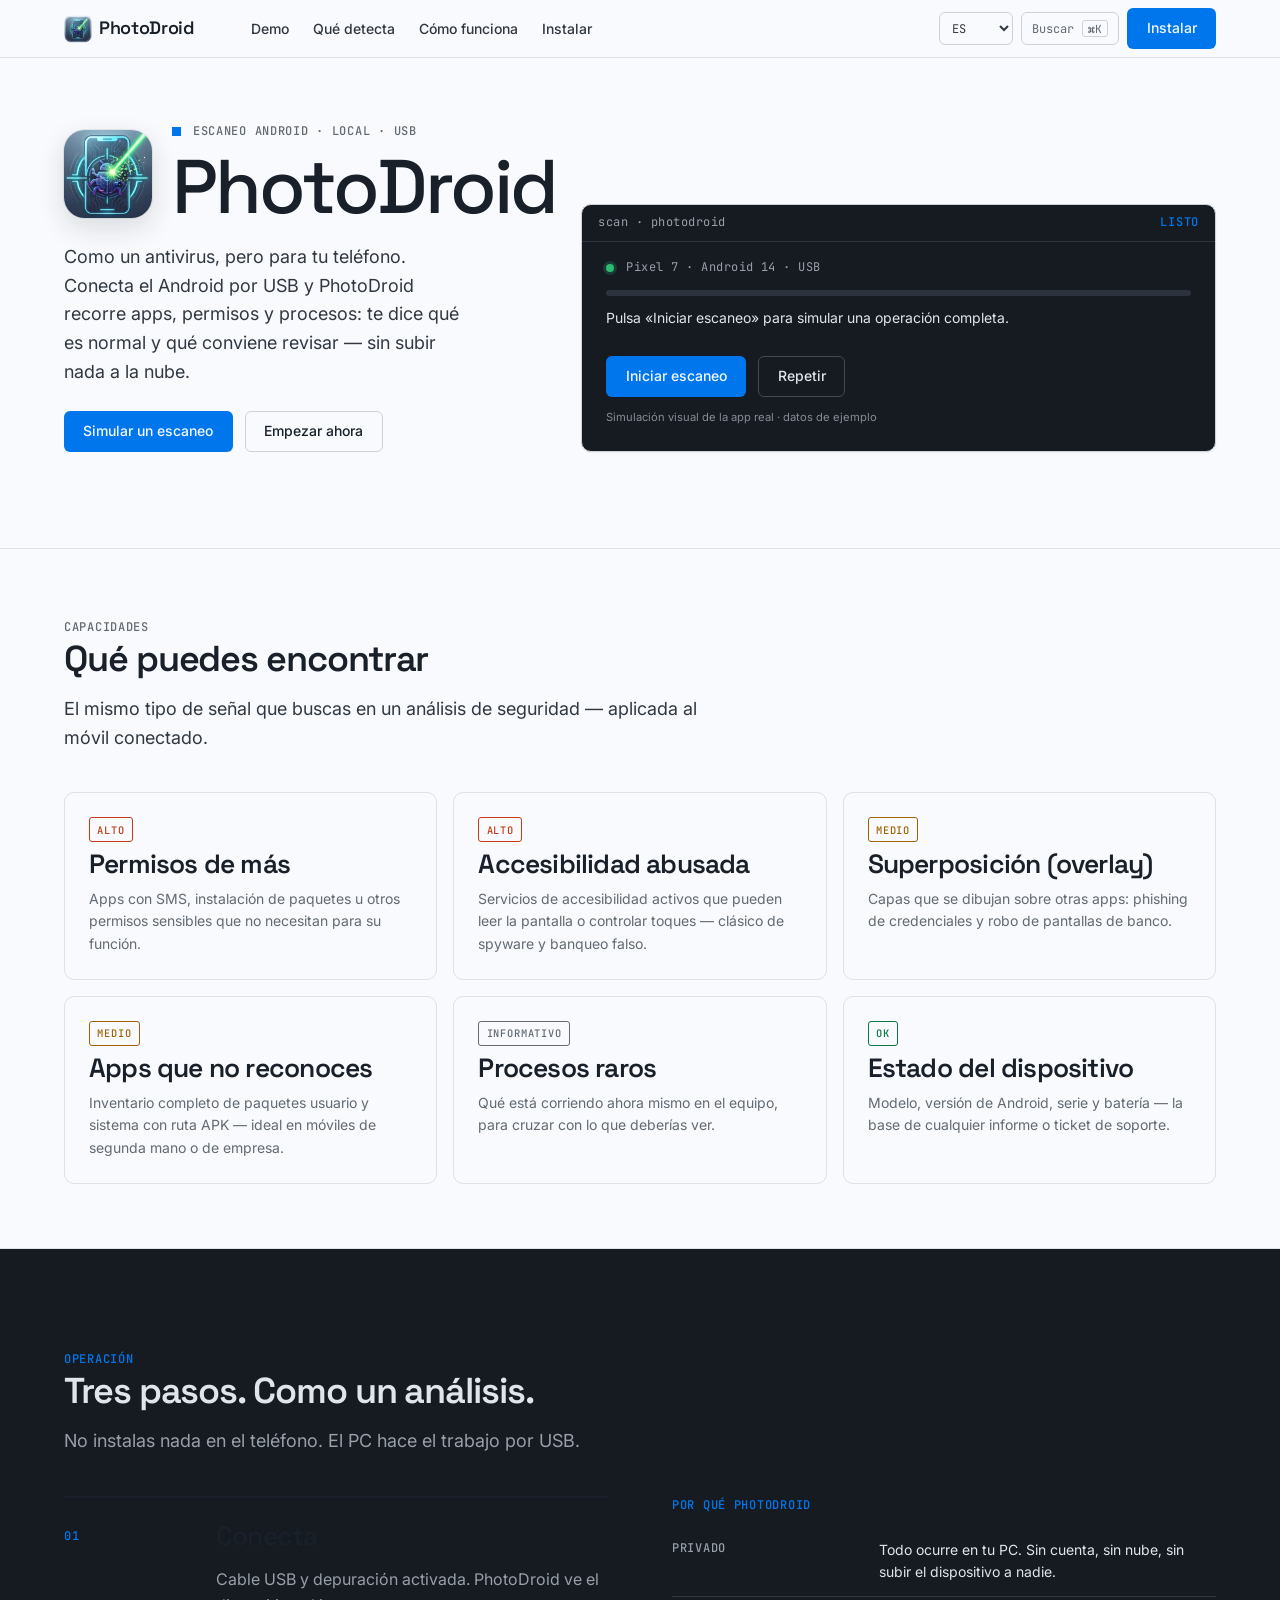
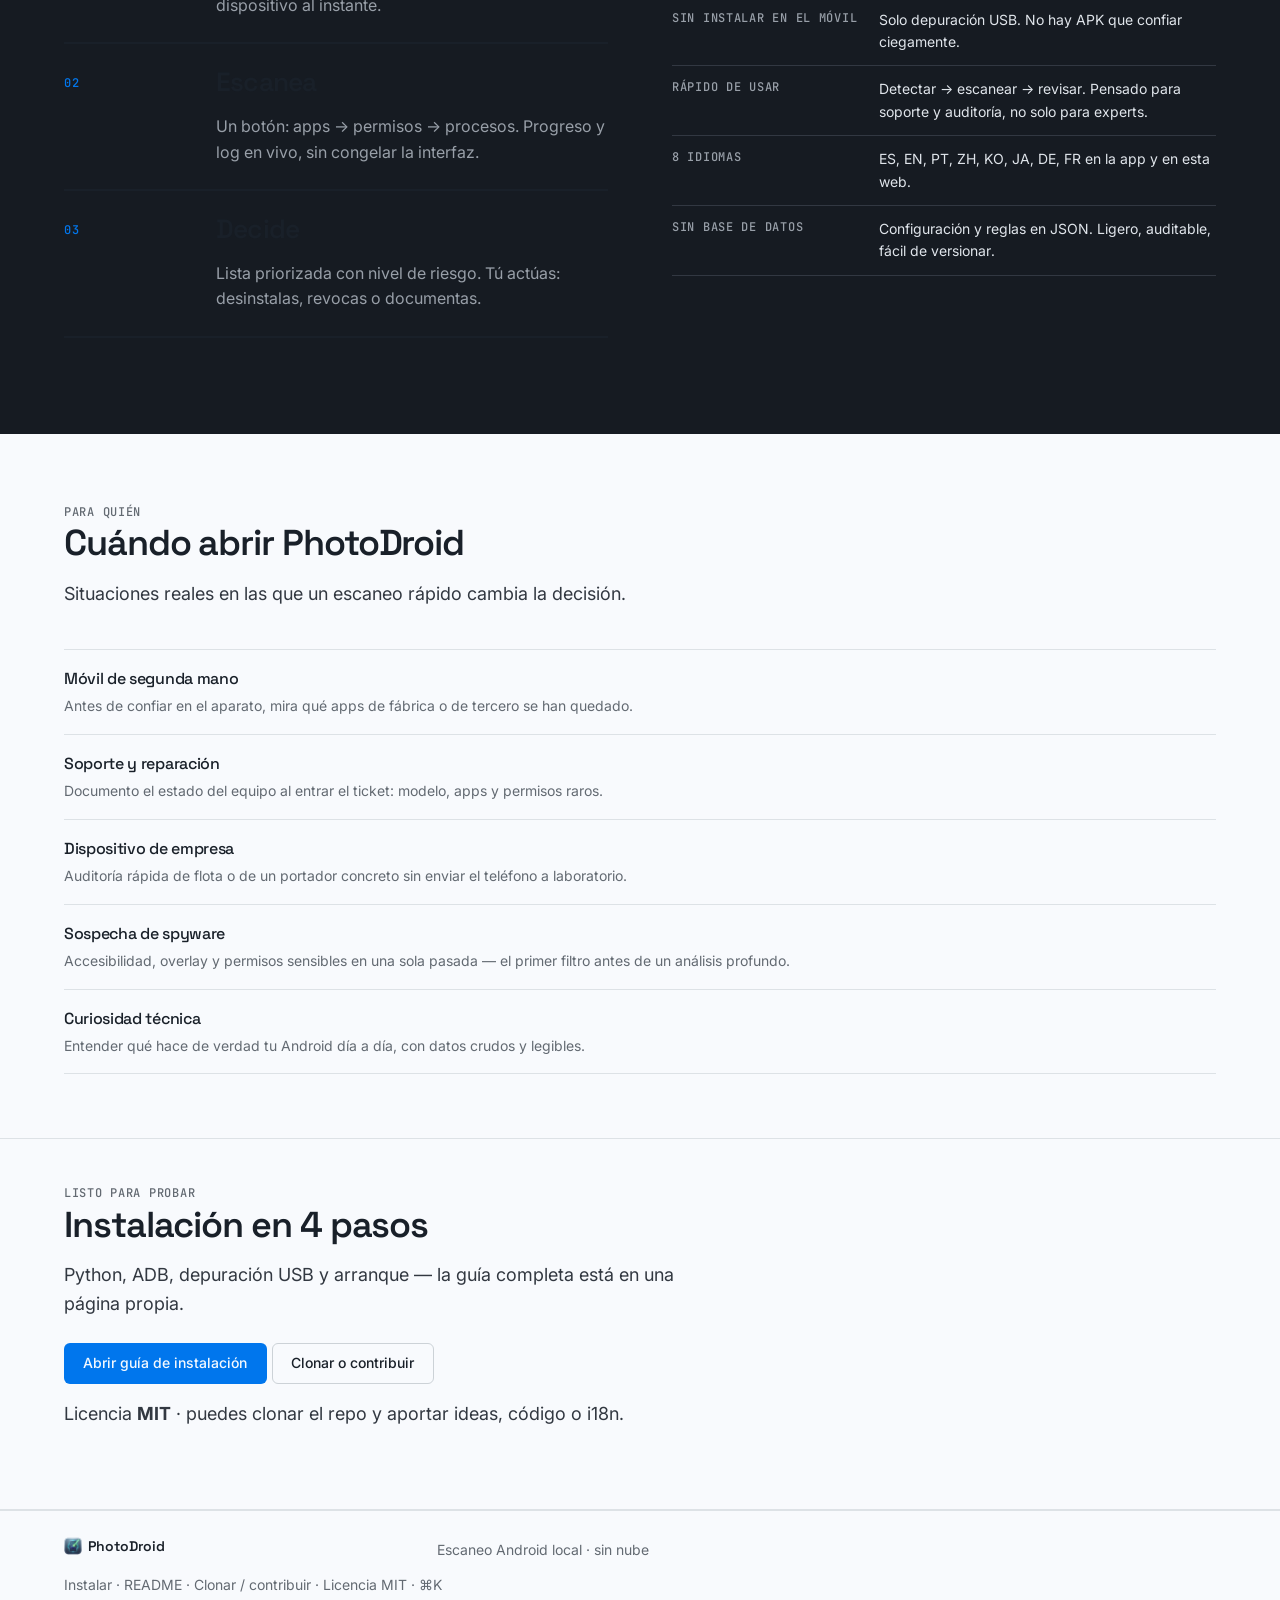
<file: _www/index.html>
<!DOCTYPE html>
<html lang="es">
<head>
  <meta charset="UTF-8" />
  <meta name="viewport" content="width=device-width, initial-scale=1.0" />
  <title>PhotoDroid — escanea Android como un antivirus escanea tu PC</title>
  <meta name="description" content="PhotoDroid conecta tu PC a un Android por USB y simula un escaneo completo: apps, permisos peligrosos, accesibilidad y procesos. Detecta riesgos en minutos, sin nube." />
  <link rel="icon" type="image/png" href="../assets/PhotoDroid_300.png" />
  <meta property="og:type" content="website" />
  <meta property="og:title" content="PhotoDroid — escanea Android como un antivirus" />
  <meta property="og:description" content="Escaneo de apps, permisos y procesos en Android. Local, por USB, en minutos." />
  <meta property="og:image" content="../assets/PhotoDroid_full_800.png" />
  <meta name="twitter:card" content="summary_large_image" />
  <meta name="twitter:image" content="../assets/PhotoDroid_full_800.png" />
  <link rel="preconnect" href="https://fonts.googleapis.com" />
  <link rel="preconnect" href="https://fonts.gstatic.com" crossorigin />
  <link href="https://fonts.googleapis.com/css2?family=Space+Grotesk:wght@400;500;600;700&family=Inter:wght@400;500;600&family=JetBrains+Mono:wght@400;500;600&display=swap" rel="stylesheet" />
  <link rel="stylesheet" href="css/styles.css" />
</head>
<body>
  <a class="btn btn--ghost" href="#demo" data-i18n="a11y.skipDemo" style="position:absolute;left:-9999px;top:auto" onfocus="this.style.left='1rem';this.style.top='1rem';this.style.zIndex='500';this.style.background='var(--color-paper)'" onblur="this.style.left='-9999px'">Saltar a la demo</a>

  <header class="nav">
    <div class="container nav__inner">
      <a class="nav__brand" href="#">
        <img class="nav__logo" src="../assets/PhotoDroid_300.png" width="28" height="28" alt="" />
        PhotoDroid
      </a>
      <ul class="nav__links">
        <li><a href="#demo" data-i18n="nav.demo">Demo</a></li>
        <li><a href="#detecta" data-i18n="nav.detects">Qué detecta</a></li>
        <li><a href="#como" data-i18n="nav.how">Cómo funciona</a></li>
        <li><a href="install.html" data-i18n="nav.install">Instalar</a></li>
      </ul>
      <div class="nav__actions">
        <label class="nav__lang" for="site-lang">
          <span class="visually-hidden" data-i18n="nav.lang">Idioma</span>
          <select id="site-lang" data-site-lang aria-label="Idioma">
            <option value="es">ES</option>
            <option value="en">EN</option>
            <option value="pt">PT</option>
            <option value="zh-CN">中文</option>
            <option value="ko">한국어</option>
            <option value="ja">日本語</option>
            <option value="de">DE</option>
            <option value="fr">FR</option>
          </select>
        </label>
        <button type="button" class="nav__cmdk" data-palette-open data-i18n-aria="a11y.search" aria-label="Abrir paleta de comandos">
          <span data-i18n="nav.search">Buscar</span> <kbd>⌘K</kbd>
        </button>
        <a class="btn btn--primary" href="install.html" data-i18n="nav.installCta">Instalar</a>
        <button type="button" class="nav__menu" data-menu-toggle aria-expanded="false" aria-controls="nav-sheet" data-i18n-aria="a11y.menu" aria-label="Abrir menú">
          <svg width="18" height="18" viewBox="0 0 18 18" fill="none" aria-hidden="true">
            <path d="M3 5h12M3 9h12M3 13h12" stroke="currentColor" stroke-width="1.5" stroke-linecap="square"/>
          </svg>
        </button>
      </div>
    </div>
    <div class="container nav__sheet" id="nav-sheet" data-nav-sheet>
      <ul>
        <li><a href="#demo" data-i18n="nav.demo">Demo</a></li>
        <li><a href="#detecta" data-i18n="nav.detects">Qué detecta</a></li>
        <li><a href="#como" data-i18n="nav.how">Cómo funciona</a></li>
        <li><a href="install.html" data-i18n="nav.install">Instalar</a></li>
        <li><a href="#casos" data-i18n="nav.use">Uso</a></li>
        <li><a href="#" data-palette-open data-i18n="nav.searchSheet">Buscar (⌘K)</a></li>
      </ul>
      <label class="nav__lang nav__lang--sheet" for="site-lang-sheet">
        <span class="label" data-i18n="nav.lang">Idioma</span>
        <select id="site-lang-sheet" data-site-lang aria-label="Idioma">
          <option value="es">ES · Español</option>
          <option value="en">EN · English</option>
          <option value="pt">PT · Português</option>
          <option value="zh-CN">中文 · 简体</option>
          <option value="ko">한국어</option>
          <option value="ja">日本語</option>
          <option value="de">DE · Deutsch</option>
          <option value="fr">FR · Français</option>
        </select>
      </label>
    </div>
  </header>

  <main>
    <!-- SALES HERO -->
    <section class="hero">
      <div class="container hero__grid">
        <div class="reveal">
          <div class="hero__lockup">
            <img class="hero__mark" src="../assets/PhotoDroid_full_300.png" width="96" height="96" alt="" />
            <div class="hero__lockup-text">
              <div class="hero__eyebrow">
                <span class="hero__tick" aria-hidden="true"></span>
                <span class="label" data-i18n="hero.eyebrow">Escaneo Android · Local · USB</span>
              </div>
              <h1>PhotoDroid</h1>
            </div>
          </div>
          <p class="hero__lede" data-i18n="hero.lede">
            Como un antivirus, pero para tu teléfono. Conecta el Android por USB y PhotoDroid
            recorre apps, permisos y procesos: te dice qué es normal y qué conviene revisar —
            sin subir nada a la nube.
          </p>
          <div class="hero__actions">
            <a class="btn btn--primary" href="#demo" data-i18n="hero.ctaDemo">Simular un escaneo</a>
            <a class="btn btn--ghost" href="install.html" data-i18n="hero.ctaInstall">Empezar ahora</a>
          </div>
        </div>

        <div class="code-card reveal" id="demo" data-scan-demo aria-label="Demo de escaneo">
          <div class="code-card__bar">
            <span data-i18n="demo.barTitle">scan · photodroid</span>
            <span class="code-card__status" data-demo-status data-i18n="demo.statusIdle">listo</span>
          </div>
          <div class="scan">
            <div class="scan__device">
              <span class="scan__dot" aria-hidden="true"></span>
              <span data-demo-device data-i18n="demo.device">Pixel 7 · Android 14 · USB</span>
            </div>
            <div class="scan__progress" aria-hidden="true">
              <div class="scan__bar" data-demo-bar></div>
            </div>
            <p class="scan__stage" data-demo-stage data-i18n="demo.stageIdle">Pulsa «Iniciar escaneo» para simular una operación completa.</p>
            <ul class="scan__log" data-demo-log></ul>
            <div class="scan__findings" data-demo-findings hidden>
              <div class="scan__score">
                <span class="scan__score-num" data-demo-score>—</span>
                <span class="scan__score-label" data-i18n="demo.scoreLabel">riesgo detectado</span>
              </div>
              <ul class="scan__alerts" data-demo-alerts></ul>
            </div>
            <div class="scan__actions">
              <button type="button" class="btn btn--primary" data-demo-start data-i18n="demo.start">Iniciar escaneo</button>
              <button type="button" class="btn btn--ghost" data-demo-reset hidden data-i18n="demo.reset">Repetir</button>
            </div>
            <p class="scan__note" data-i18n="demo.note">Simulación visual de la app real · datos de ejemplo</p>
          </div>
        </div>
      </div>
    </section>

    <!-- WHAT IT DETECTS -->
    <section class="section" id="detecta">
      <div class="container">
        <div class="section__head reveal">
          <span class="label" data-i18n="detect.label">Capacidades</span>
          <h2 data-i18n="detect.title">Qué puedes encontrar</h2>
          <p data-i18n="detect.lede">
            El mismo tipo de señal que buscas en un análisis de seguridad — aplicada al móvil conectado.
          </p>
        </div>

        <div class="threats">
          <article class="threat reveal">
            <span class="threat__level threat__level--high" data-i18n="detect.high">Alto</span>
            <h3 data-i18n="detect.t1">Permisos de más</h3>
            <p data-i18n="detect.d1">Apps con SMS, instalación de paquetes u otros permisos sensibles que no necesitan para su función.</p>
          </article>
          <article class="threat reveal">
            <span class="threat__level threat__level--high" data-i18n="detect.high">Alto</span>
            <h3 data-i18n="detect.t2">Accesibilidad abusada</h3>
            <p data-i18n="detect.d2">Servicios de accesibilidad activos que pueden leer la pantalla o controlar toques — clásico de spyware y banqueo falso.</p>
          </article>
          <article class="threat reveal">
            <span class="threat__level threat__level--mid" data-i18n="detect.mid">Medio</span>
            <h3 data-i18n="detect.t3">Superposición (overlay)</h3>
            <p data-i18n="detect.d3">Capas que se dibujan sobre otras apps: phishing de credenciales y robo de pantallas de banco.</p>
          </article>
          <article class="threat reveal">
            <span class="threat__level threat__level--mid" data-i18n="detect.mid">Medio</span>
            <h3 data-i18n="detect.t4">Apps que no reconoces</h3>
            <p data-i18n="detect.d4">Inventario completo de paquetes usuario y sistema con ruta APK — ideal en móviles de segunda mano o de empresa.</p>
          </article>
          <article class="threat reveal">
            <span class="threat__level threat__level--low" data-i18n="detect.low">Informativo</span>
            <h3 data-i18n="detect.t5">Procesos raros</h3>
            <p data-i18n="detect.d5">Qué está corriendo ahora mismo en el equipo, para cruzar con lo que deberías ver.</p>
          </article>
          <article class="threat reveal">
            <span class="threat__level threat__level--ok" data-i18n="detect.ok">OK</span>
            <h3 data-i18n="detect.t6">Estado del dispositivo</h3>
            <p data-i18n="detect.d6">Modelo, versión de Android, serie y batería — la base de cualquier informe o ticket de soporte.</p>
          </article>
        </div>
      </div>
    </section>

    <!-- HOW IT WORKS — 3 steps sales -->
    <section class="section band" id="como">
      <div class="container">
        <div class="section__head reveal">
          <span class="label" data-i18n="how.label">Operación</span>
          <h2 data-i18n="how.title">Tres pasos. Como un análisis.</h2>
          <p data-i18n="how.lede">
            No instalas nada en el teléfono. El PC hace el trabajo por USB.
          </p>
        </div>

        <div class="split">
          <div class="reveal">
            <ol class="steps steps--compact">
              <li>
                <span class="steps__stage">01</span>
                <div class="steps__body">
                  <h3 data-i18n="how.s1t">Conecta</h3>
                  <p data-i18n="how.s1d">Cable USB y depuración activada. PhotoDroid ve el dispositivo al instante.</p>
                </div>
              </li>
              <li>
                <span class="steps__stage">02</span>
                <div class="steps__body">
                  <h3 data-i18n="how.s2t">Escanea</h3>
                  <p data-i18n="how.s2d">Un botón: apps → permisos → procesos. Progreso y log en vivo, sin congelar la interfaz.</p>
                </div>
              </li>
              <li>
                <span class="steps__stage">03</span>
                <div class="steps__body">
                  <h3 data-i18n="how.s3t">Decide</h3>
                  <p data-i18n="how.s3d">Lista priorizada con nivel de riesgo. Tú actúas: desinstalas, revocas o documentas.</p>
                </div>
              </li>
            </ol>
          </div>
          <div class="reveal">
            <table class="spec">
              <caption class="label" data-i18n="how.tableCaption" style="text-align:left;caption-side:top;padding-bottom:var(--space-sm)">Por qué PhotoDroid</caption>
              <tbody>
                <tr>
                  <th scope="row" data-i18n="how.r1k">Privado</th>
                  <td data-i18n="how.r1v">Todo ocurre en tu PC. Sin cuenta, sin nube, sin subir el dispositivo a nadie.</td>
                </tr>
                <tr>
                  <th scope="row" data-i18n="how.r2k">Sin instalar en el móvil</th>
                  <td data-i18n="how.r2v">Solo depuración USB. No hay APK que confiar ciegamente.</td>
                </tr>
                <tr>
                  <th scope="row" data-i18n="how.r3k">Rápido de usar</th>
                  <td data-i18n="how.r3v">Detectar → escanear → revisar. Pensado para soporte y auditoría, no solo para experts.</td>
                </tr>
                <tr>
                  <th scope="row" data-i18n="how.r4k">8 idiomas</th>
                  <td data-i18n="how.r4v">ES, EN, PT, ZH, KO, JA, DE, FR en la app y en esta web.</td>
                </tr>
                <tr>
                  <th scope="row" data-i18n="how.r5k">Sin base de datos</th>
                  <td data-i18n="how.r5v">Configuración y reglas en JSON. Ligero, auditable, fácil de versionar.</td>
                </tr>
              </tbody>
            </table>
          </div>
        </div>
      </div>
    </section>

    <!-- USE CASES -->
    <section class="section" id="casos">
      <div class="container">
        <div class="section__head reveal">
          <span class="label" data-i18n="cases.label">Para quién</span>
          <h2 data-i18n="cases.title">Cuándo abrir PhotoDroid</h2>
          <p data-i18n="cases.lede">Situaciones reales en las que un escaneo rápido cambia la decisión.</p>
        </div>
        <ul class="stack-list reveal">
          <li>
            <strong data-i18n="cases.t1">Móvil de segunda mano</strong>
            <span data-i18n="cases.d1">Antes de confiar en el aparato, mira qué apps de fábrica o de tercero se han quedado.</span>
          </li>
          <li>
            <strong data-i18n="cases.t2">Soporte y reparación</strong>
            <span data-i18n="cases.d2">Documento el estado del equipo al entrar el ticket: modelo, apps y permisos raros.</span>
          </li>
          <li>
            <strong data-i18n="cases.t3">Dispositivo de empresa</strong>
            <span data-i18n="cases.d3">Auditoría rápida de flota o de un portador concreto sin enviar el teléfono a laboratorio.</span>
          </li>
          <li>
            <strong data-i18n="cases.t4">Sospecha de spyware</strong>
            <span data-i18n="cases.d4">Accesibilidad, overlay y permisos sensibles en una sola pasada — el primer filtro antes de un análisis profundo.</span>
          </li>
          <li>
            <strong data-i18n="cases.t5">Curiosidad técnica</strong>
            <span data-i18n="cases.d5">Entender qué hace de verdad tu Android día a día, con datos crudos y legibles.</span>
          </li>
        </ul>
      </div>
    </section>

    <!-- CTA -->
    <section class="section section--tight" id="instalar">
      <div class="container">
        <div class="section__head reveal">
          <span class="label" data-i18n="install.ctaLabel">Listo para probar</span>
          <h2 data-i18n="install.ctaTitle">Instalación en 4 pasos</h2>
          <p data-i18n-html="install.ctaLede">
            Python, ADB, depuración USB y arranque — la guía completa está en una página propia.
          </p>
          <p style="margin-top:var(--space-lg)">
            <a class="btn btn--primary" href="install.html" data-i18n="install.ctaBtn">Abrir guía de instalación</a>
            <a class="btn btn--ghost" href="../README.md" data-i18n="install.ctaClone">Clonar o contribuir</a>
          </p>
          <p class="install__license" data-i18n-html="install.licenseLine">
            Licencia <strong>MIT</strong> · usa, clona y aporta al proyecto.
          </p>
        </div>
      </div>
    </section>
  </main>

  <footer class="foot">
    <div class="container">
      <p class="foot__line">
        <span class="foot__brand">
          <img class="foot__logo" src="../assets/PhotoDroid_300.png" width="20" height="20" alt="" />
          PhotoDroid
        </span>
        <span data-i18n="foot.tagline">Escaneo Android local · sin nube</span>
        <span>
          <a href="install.html" data-i18n="foot.install">Instalar</a>
          ·
          <a href="../README.md" data-i18n="foot.readme">README</a>
          ·
          <a href="../README.md" data-i18n="foot.contribute">Clonar / contribuir</a>
          ·
          <a href="../LICENSE" data-i18n="foot.license">Licencia MIT</a>
          ·
          <a href="#" data-palette-open>⌘K</a>
        </span>
      </p>
    </div>
  </footer>

  <div class="palette" data-palette hidden role="dialog" aria-modal="true" data-i18n-aria="a11y.palette" aria-label="Paleta de comandos">
    <div class="palette__panel">
      <input class="palette__input" type="text" data-palette-input data-i18n-placeholder="palette.placeholder" placeholder="Ir a una sección…" autocomplete="off" spellcheck="false" />
      <ul class="palette__list" data-palette-list></ul>
      <p class="palette__empty" data-palette-empty hidden data-i18n="palette.empty">Sin resultados.</p>
    </div>
  </div>

  <script src="js/i18n.js"></script>
  <script src="js/demo.js"></script>
  <script src="js/app.js"></script>
</body>
</html>
</file>
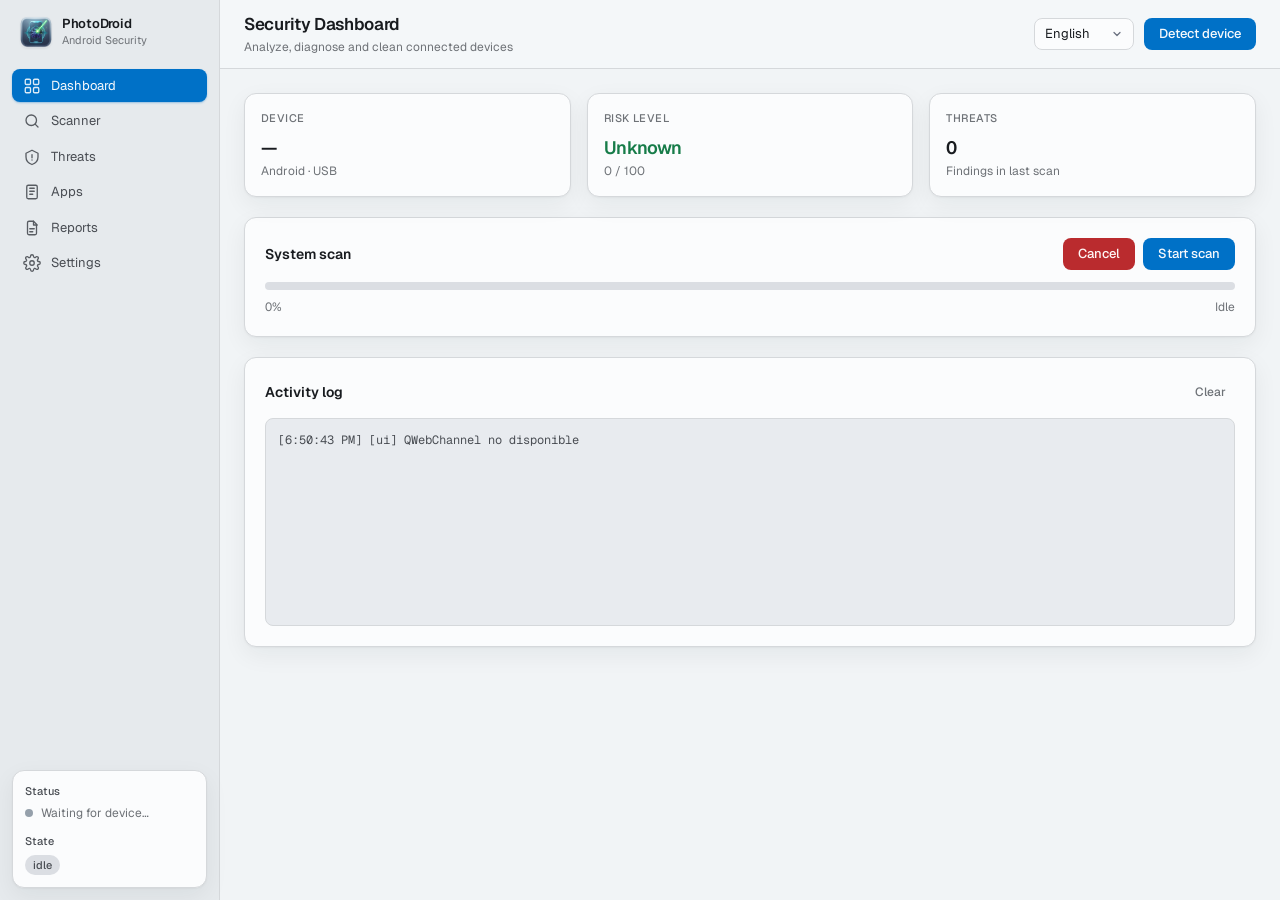
<file: frontend/index.html>
<!DOCTYPE html>
<html lang="en">
<head>
  <meta charset="UTF-8" />
  <meta name="viewport" content="width=device-width, initial-scale=1.0" />
  <title>PhotoDroid</title>
  <link rel="icon" type="image/png" href="../assets/PhotoDroid_300.png" />
  <link rel="preconnect" href="https://fonts.googleapis.com" />
  <link rel="preconnect" href="https://fonts.gstatic.com" crossorigin />
  <link href="https://fonts.googleapis.com/css2?family=Geist:wght@400;500;600;700&family=Geist+Mono:wght@400;500&display=swap" rel="stylesheet" />
  <link rel="stylesheet" href="../assets/tailwind.css" />
  <link rel="stylesheet" href="css/app.css" />
  <script src="qrc:///qtwebchannel/qwebchannel.js"></script>
</head>
<body>
  <div class="flex h-screen overflow-hidden">
    <aside class="app-sidebar w-[220px] shrink-0 flex flex-col gap-5 p-3">
      <div class="flex items-center gap-2.5 px-2 pt-1">
        <img src="../assets/PhotoDroid_300.png" alt="" width="32" height="32" class="h-8 w-8 rounded-lg object-cover shadow-sm" />
        <div class="min-w-0">
          <div class="app-brand-title text-[13px] leading-tight">PhotoDroid</div>
          <div class="app-brand-sub" data-i18n="app.subtitle">Android Security</div>
        </div>
      </div>

      <nav class="flex flex-col gap-0.5 text-[13px]">
        <button class="nav-item active flex items-center gap-2.5 px-2.5 py-1.5" data-view="dashboard">
          <svg class="nav-icon" viewBox="0 0 24 24" fill="none" stroke="currentColor" stroke-width="1.75" stroke-linecap="round" stroke-linejoin="round" aria-hidden="true"><rect x="3" y="3" width="7" height="7" rx="1.5"/><rect x="14" y="3" width="7" height="7" rx="1.5"/><rect x="3" y="14" width="7" height="7" rx="1.5"/><rect x="14" y="14" width="7" height="7" rx="1.5"/></svg>
          <span data-i18n="nav.dashboard">Dashboard</span>
        </button>
        <button class="nav-item flex items-center gap-2.5 px-2.5 py-1.5" data-view="scanner">
          <svg class="nav-icon" viewBox="0 0 24 24" fill="none" stroke="currentColor" stroke-width="1.75" stroke-linecap="round" stroke-linejoin="round" aria-hidden="true"><circle cx="11" cy="11" r="7"/><path d="M20 20l-3.5-3.5"/></svg>
          <span data-i18n="nav.scanner">Scanner</span>
        </button>
        <button class="nav-item flex items-center gap-2.5 px-2.5 py-1.5" data-view="threats">
          <svg class="nav-icon" viewBox="0 0 24 24" fill="none" stroke="currentColor" stroke-width="1.75" stroke-linecap="round" stroke-linejoin="round" aria-hidden="true"><path d="M12 3l8 4v5c0 5-3.5 8.5-8 10-4.5-1.5-8-5-8-10V7l8-4z"/><path d="M12 9v4"/><path d="M12 16h.01"/></svg>
          <span data-i18n="nav.threats">Threats</span>
        </button>
        <button class="nav-item flex items-center gap-2.5 px-2.5 py-1.5" data-view="apps">
          <svg class="nav-icon" viewBox="0 0 24 24" fill="none" stroke="currentColor" stroke-width="1.75" stroke-linecap="round" stroke-linejoin="round" aria-hidden="true"><rect x="5" y="3" width="14" height="18" rx="2"/><path d="M9 7h6M9 11h6M9 15h4"/></svg>
          <span data-i18n="nav.apps">Apps</span>
        </button>
        <button class="nav-item flex items-center gap-2.5 px-2.5 py-1.5" data-view="reports">
          <svg class="nav-icon" viewBox="0 0 24 24" fill="none" stroke="currentColor" stroke-width="1.75" stroke-linecap="round" stroke-linejoin="round" aria-hidden="true"><path d="M8 3h6l4 4v12a2 2 0 0 1-2 2H8a2 2 0 0 1-2-2V5a2 2 0 0 1 2-2z"/><path d="M14 3v5h5"/><path d="M9 13h6M9 17h4"/></svg>
          <span data-i18n="nav.reports">Reports</span>
        </button>
        <button class="nav-item flex items-center gap-2.5 px-2.5 py-1.5" data-view="settings">
          <svg class="nav-icon" viewBox="0 0 24 24" fill="none" stroke="currentColor" stroke-width="1.75" stroke-linecap="round" stroke-linejoin="round" aria-hidden="true"><circle cx="12" cy="12" r="3"/><path d="M19.4 15a1.7 1.7 0 0 0 .3 1.8l.1.1a2 2 0 1 1-2.8 2.8l-.1-.1a1.7 1.7 0 0 0-1.8-.3 1.7 1.7 0 0 0-1 1.5V21a2 2 0 1 1-4 0v-.1a1.7 1.7 0 0 0-1-1.6 1.7 1.7 0 0 0-1.8.3l-.1.1a2 2 0 1 1-2.8-2.8l.1-.1a1.7 1.7 0 0 0 .3-1.8 1.7 1.7 0 0 0-1.5-1H3a2 2 0 1 1 0-4h.1a1.7 1.7 0 0 0 1.6-1 1.7 1.7 0 0 0-.3-1.8l-.1-.1a2 2 0 1 1 2.8-2.8l.1.1a1.7 1.7 0 0 0 1.8.3H9a1.7 1.7 0 0 0 1-1.5V3a2 2 0 1 1 4 0v.1a1.7 1.7 0 0 0 1 1.5 1.7 1.7 0 0 0 1.8-.3l.1-.1a2 2 0 1 1 2.8 2.8l-.1.1a1.7 1.7 0 0 0-.3 1.8V9c.2.6.8 1 1.5 1H21a2 2 0 1 1 0 4h-.1a1.7 1.7 0 0 0-1.5 1z"/></svg>
          <span data-i18n="nav.settings">Settings</span>
        </button>
      </nav>

      <div class="mt-auto sidebar-panel p-3 space-y-3 text-xs">
        <div>
          <div class="panel-label mb-1.5" data-i18n="sidebar.status">Status</div>
          <div class="flex items-center gap-2">
            <span id="conn-dot" class="conn-dot is-offline"></span>
            <span id="conn-label" data-i18n="device.waiting">Waiting for device…</span>
          </div>
        </div>
        <div>
          <div class="panel-label mb-1.5" data-i18n="sidebar.state">State</div>
          <span id="state-badge" class="state-badge">idle</span>
        </div>
      </div>
    </aside>

    <main class="flex-1 flex flex-col min-w-0">
      <header class="app-toolbar flex items-center justify-between gap-4 px-6 py-3">
        <div class="min-w-0">
          <h1 data-i18n="header.title">Security Dashboard</h1>
          <p class="toolbar-hint" data-i18n="header.hint">Analyze, diagnose and clean connected devices</p>
        </div>
        <div class="flex items-center gap-2.5 shrink-0">
          <select id="lang-select" class="lang-select" aria-label="Language">
            <option value="en">English</option>
            <option value="es">Español</option>
            <option value="pt">Português</option>
            <option value="zh-CN">中文</option>
            <option value="ko">한국어</option>
            <option value="ja">日本語</option>
            <option value="de">Deutsch</option>
            <option value="fr">Français</option>
          </select>
          <button id="btn-detect" class="btn btn-primary action-btn" data-i18n="device.detect">Detect device</button>
        </div>
      </header>

      <section id="view-dashboard" class="view-panel flex-1 overflow-y-auto p-6 space-y-5">
        <div class="grid grid-cols-1 md:grid-cols-3 gap-4">
          <div class="card p-4">
            <div class="card-label" data-i18n="card.device">Device</div>
            <div id="device-model" class="card-value mt-2 text-lg">—</div>
            <div id="device-meta" class="card-meta">Android · USB</div>
          </div>
          <div class="card p-4">
            <div class="card-label" data-i18n="card.risk">Risk level</div>
            <div id="risk-level" class="card-value mt-2 text-lg risk-low" data-i18n="risk.unknown">Unknown</div>
            <div id="risk-score" class="card-meta">0 / 100</div>
          </div>
          <div class="card p-4">
            <div class="card-label" data-i18n="card.threats">Threats</div>
            <div id="threat-count" class="card-value mt-2 text-lg">0</div>
            <div class="card-meta" data-i18n="card.threatsHint">Findings in last scan</div>
          </div>
        </div>

        <div class="card p-5">
          <div class="mb-3 flex items-center justify-between gap-3">
            <div class="section-title" data-i18n="scan.title">System scan</div>
            <div class="flex items-center gap-2">
              <button id="btn-cancel-scan" class="btn btn-danger action-btn hidden" data-i18n="scan.cancel">Cancel</button>
              <button id="btn-scan" class="btn btn-primary action-btn" data-i18n="scan.start">Start scan</button>
            </div>
          </div>
          <div class="progress-track h-2 w-full">
            <div id="progress-bar" class="progress-fill"></div>
          </div>
          <div class="mt-2 flex items-center justify-between progress-meta">
            <span id="progress-label">0%</span>
            <span id="stage-label" data-i18n="stage.idle">Idle</span>
          </div>
        </div>

        <div class="card p-5">
          <div class="mb-3 flex items-center justify-between">
            <div class="section-title" data-i18n="log.title">Activity log</div>
            <button id="btn-clear-log" class="btn btn-ghost" data-i18n="log.clear">Clear</button>
          </div>
          <div id="log-console" class="log-pane h-52 overflow-y-auto p-3"></div>
        </div>
      </section>

      <section id="view-scanner" class="view-panel hidden flex-1 overflow-y-auto p-6 space-y-5">
        <div class="flex flex-wrap items-end justify-between gap-3">
          <div>
            <h2 class="section-title text-base" data-i18n="scanner.title">Device scanners</h2>
            <p class="section-hint" data-i18n="scanner.hint">Apps, permissions and live processes via ADB</p>
          </div>
          <div class="flex flex-wrap gap-2">
            <button id="btn-load-apps" class="btn btn-secondary action-btn" data-i18n="scanner.apps">Load apps</button>
            <button id="btn-scan-perms" class="btn btn-secondary action-btn" data-i18n="scanner.perms">Scan permissions</button>
            <button id="btn-load-procs" class="btn btn-secondary action-btn" data-i18n="scanner.procs">Load processes</button>
          </div>
        </div>

        <div class="grid grid-cols-1 lg:grid-cols-3 gap-4">
          <div class="card p-4">
            <div class="card-label" data-i18n="scanner.countApps">Apps</div>
            <div id="stat-apps" class="card-value mt-1 text-2xl">0</div>
          </div>
          <div class="card p-4">
            <div class="card-label" data-i18n="scanner.countRisky">Risky packages</div>
            <div id="stat-risky" class="card-value mt-1 text-2xl risk-suspicious">0</div>
          </div>
          <div class="card p-4">
            <div class="card-label" data-i18n="scanner.countProcs">Processes</div>
            <div id="stat-procs" class="card-value mt-1 text-2xl">0</div>
          </div>
        </div>

        <div class="card p-5">
          <div class="mb-3 flex items-center justify-between">
            <div class="section-title" data-i18n="scan.title">System scan</div>
            <span id="scan-stage" class="section-hint">—</span>
          </div>
          <div class="progress-track h-2 w-full">
            <div id="progress-bar-scanner" class="progress-fill"></div>
          </div>
        </div>

        <div class="card overflow-hidden">
          <div class="flex items-center justify-between gap-3 px-4 py-3 border-b border-[var(--color-rule)]">
            <div class="segmented" role="tablist">
              <button class="scan-tab active" role="tab" data-tab="apps" data-i18n="nav.apps">Apps</button>
              <button class="scan-tab" role="tab" data-tab="perms" data-i18n="scanner.permsShort">Permissions</button>
              <button class="scan-tab" role="tab" data-tab="procs" data-i18n="scanner.procsShort">Processes</button>
            </div>
          </div>

          <div id="tab-apps" class="scan-tab-panel p-4">
            <div class="table-well">
              <table class="data-table">
                <thead>
                  <tr>
                    <th data-i18n="table.package">Package</th>
                    <th data-i18n="table.type">Type</th>
                    <th data-i18n="table.apk">APK path</th>
                  </tr>
                </thead>
                <tbody id="apps-table"></tbody>
              </table>
            </div>
          </div>

          <div id="tab-perms" class="scan-tab-panel hidden p-4">
            <div class="mb-3 text-xs text-muted" id="services-summary"></div>
            <div class="table-well">
              <table class="data-table">
                <thead>
                  <tr>
                    <th data-i18n="table.package">Package</th>
                    <th data-i18n="table.dangerous">Dangerous</th>
                    <th data-i18n="table.flags">Flags</th>
                    <th data-i18n="table.score">Score</th>
                  </tr>
                </thead>
                <tbody id="perms-table"></tbody>
              </table>
            </div>
          </div>

          <div id="tab-procs" class="scan-tab-panel hidden p-4">
            <div class="table-well">
              <table class="data-table">
                <thead>
                  <tr>
                    <th>PID</th>
                    <th data-i18n="table.user">User</th>
                    <th data-i18n="table.name">Name</th>
                  </tr>
                </thead>
                <tbody id="procs-table"></tbody>
              </table>
            </div>
          </div>
        </div>

        <div class="card p-5">
          <div class="mb-3 flex items-center justify-between">
            <div class="section-title" data-i18n="log.title">Activity log</div>
          </div>
          <div id="log-console-scanner" class="log-pane h-40 overflow-y-auto p-3"></div>
        </div>
      </section>

      <section id="view-threats" class="view-panel hidden flex-1 overflow-y-auto p-6 space-y-5">
        <div class="flex flex-wrap items-end justify-between gap-3">
          <div>
            <h2 class="section-title text-base" data-i18n="threats.title">Threat analysis</h2>
            <p class="section-hint" data-i18n="threats.hint">Heuristic score from permissions, flags and signatures</p>
          </div>
          <button id="btn-reeval" class="btn btn-secondary action-btn" data-i18n="threats.reevaluate">Re-evaluate</button>
        </div>

        <div class="grid grid-cols-1 md:grid-cols-3 gap-4">
          <div class="card p-4">
            <div class="card-label" data-i18n="card.risk">Risk level</div>
            <div id="threat-risk-level" class="card-value mt-2 text-lg risk-low" data-i18n="risk.unknown">Unknown</div>
            <div id="threat-risk-score" class="card-meta">0 / 100</div>
          </div>
          <div class="card p-4">
            <div class="card-label" data-i18n="threats.findings">Findings</div>
            <div id="threat-findings-count" class="card-value mt-2 text-lg">0</div>
            <div class="card-meta" data-i18n="card.threatsHint">Findings in last scan</div>
          </div>
          <div class="card p-4">
            <div class="card-label" data-i18n="threats.services">Active services</div>
            <div id="threat-services" class="card-meta mt-2">—</div>
          </div>
        </div>

        <div class="card overflow-hidden">
          <div class="table-well max-h-[28rem] border-0 rounded-none">
            <table class="data-table">
              <thead>
                <tr>
                  <th data-i18n="table.package">Package</th>
                  <th data-i18n="table.score">Score</th>
                  <th data-i18n="table.level">Level</th>
                  <th data-i18n="table.reasons">Reasons</th>
                  <th data-i18n="table.actions">Actions</th>
                </tr>
              </thead>
              <tbody id="threats-table"></tbody>
            </table>
          </div>
          <div id="threats-empty" class="empty-state" data-i18n="threats.empty">No findings yet — run a scan first.</div>
        </div>

        <div class="card p-5">
          <div class="mb-3 flex items-center justify-between gap-3">
            <div>
              <div class="section-title" data-i18n="quarantine.title">Quarantine / mitigation</div>
              <div class="section-hint" data-i18n="quarantine.hint">Disable, stop or uninstall apps — always confirm. Audit log kept in config/.</div>
            </div>
            <button id="btn-quarantine-log" class="btn btn-secondary action-btn" data-i18n="quarantine.refreshLog">Refresh audit log</button>
          </div>
          <div class="table-well">
            <table class="data-table">
              <thead>
                <tr>
                  <th data-i18n="table.time">Time</th>
                  <th data-i18n="table.action">Action</th>
                  <th data-i18n="table.package">Package</th>
                  <th data-i18n="table.result">Result</th>
                </tr>
              </thead>
              <tbody id="quarantine-log-table"></tbody>
            </table>
          </div>
          <div id="quarantine-log-empty" class="empty-state" data-i18n="quarantine.empty">No quarantine actions yet.</div>
        </div>
      </section>

      <section id="view-apps" class="view-panel hidden flex-1 overflow-y-auto p-6">
        <div class="card p-5">
          <div class="section-title" data-i18n="apps.placeholder">Apps overview — open Scanner for full inventory</div>
        </div>
      </section>

      <section id="view-reports" class="view-panel hidden flex-1 overflow-y-auto p-6 space-y-5">
        <div class="flex flex-wrap items-end justify-between gap-3">
          <div>
            <h2 class="section-title text-base" data-i18n="reports.title">Export reports</h2>
            <p class="section-hint" data-i18n="reports.hint">JSON, CSV, HTML or PDF from the last scan data</p>
          </div>
          <div class="flex flex-wrap gap-2">
            <button class="btn btn-secondary action-btn btn-export" data-format="json">JSON</button>
            <button class="btn btn-secondary action-btn btn-export" data-format="csv">CSV</button>
            <button class="btn btn-primary action-btn btn-export" data-format="html">HTML</button>
            <button class="btn btn-secondary action-btn btn-export" data-format="pdf">PDF</button>
          </div>
        </div>

        <div class="card overflow-hidden">
          <div class="table-well border-0 rounded-none">
            <table class="data-table">
              <thead>
                <tr>
                  <th data-i18n="table.file">File</th>
                  <th data-i18n="table.size">Size</th>
                </tr>
              </thead>
              <tbody id="reports-table"></tbody>
            </table>
          </div>
          <div id="reports-empty" class="empty-state" data-i18n="reports.empty">No reports yet — run a scan and export.</div>
        </div>
      </section>

      <section id="view-settings" class="view-panel hidden flex-1 overflow-y-auto p-6 space-y-5">
        <div>
          <h2 class="section-title text-base" data-i18n="settings.title">Settings</h2>
          <p class="section-hint" data-i18n="settings.hint">Language, ADB path, risk thresholds and scan options</p>
        </div>

        <div class="card p-5 space-y-4">
          <div class="grid grid-cols-1 md:grid-cols-3 gap-4">
            <label class="block text-xs space-y-1.5">
              <span class="panel-label" data-i18n="settings.language">Language</span>
              <select id="set-language" class="lang-select w-full">
                <option value="en">English</option>
                <option value="es">Español</option>
                <option value="pt">Português</option>
                <option value="zh-CN">中文</option>
                <option value="ko">한국어</option>
                <option value="ja">日本語</option>
                <option value="de">Deutsch</option>
                <option value="fr">Français</option>
              </select>
            </label>
            <label class="block text-xs space-y-1.5 md:col-span-2">
              <span class="panel-label" data-i18n="settings.adbPath">ADB path</span>
              <input id="set-adb" class="form-input w-full" type="text" spellcheck="false" />
            </label>
            <label class="block text-xs space-y-1.5">
              <span class="panel-label" data-i18n="settings.thLow">Risk low ≥</span>
              <input id="set-th-low" class="form-input w-full" type="number" min="0" max="100" />
            </label>
            <label class="block text-xs space-y-1.5">
              <span class="panel-label" data-i18n="settings.thSusp">Suspicious ≥</span>
              <input id="set-th-susp" class="form-input w-full" type="number" min="0" max="100" />
            </label>
            <label class="block text-xs space-y-1.5">
              <span class="panel-label" data-i18n="settings.thHigh">High ≥</span>
              <input id="set-th-high" class="form-input w-full" type="number" min="0" max="100" />
            </label>
            <label class="flex items-center gap-2 text-xs">
              <input id="set-inc-system" type="checkbox" class="accent-[var(--color-accent)]" />
              <span data-i18n="settings.includeSystem">Include system apps</span>
            </label>
            <label class="flex items-center gap-2 text-xs">
              <input id="set-perm-system" type="checkbox" class="accent-[var(--color-accent)]" />
              <span data-i18n="settings.permSystem">Permission scan for system apps</span>
            </label>
            <label class="block text-xs space-y-1.5">
              <span class="panel-label" data-i18n="settings.reportsDir">Reports folder</span>
              <input id="set-reports-dir" class="form-input w-full" type="text" spellcheck="false" />
            </label>
          </div>
          <div class="flex items-center gap-2">
            <button id="btn-save-settings" class="btn btn-primary action-btn" data-i18n="settings.save">Save settings</button>
            <span id="settings-status" class="section-hint"></span>
          </div>
        </div>
      </section>
    </main>
  </div>

  <div id="confirm-modal" class="modal-backdrop hidden" role="dialog" aria-modal="true">
    <div class="modal-card">
      <div class="section-title" data-i18n="modal.title">Confirm action</div>
      <p id="modal-message" class="section-hint mt-2"></p>
      <div class="mt-4 flex justify-end gap-2">
        <button id="modal-cancel" class="btn btn-secondary" data-i18n="modal.cancel">Cancel</button>
        <button id="modal-confirm" class="btn btn-danger" data-i18n="modal.confirm">Confirm</button>
      </div>
    </div>
  </div>

  <script src="js/i18n.js"></script>
  <script src="js/app.js"></script>
  <script src="js/dashboard.js"></script>
  <script src="js/scanner.js"></script>
  <script src="js/threats.js"></script>
  <script src="js/quarantine.js"></script>
  <script src="js/reports.js"></script>
  <script src="js/settings.js"></script>
</body>
</html>
</file>
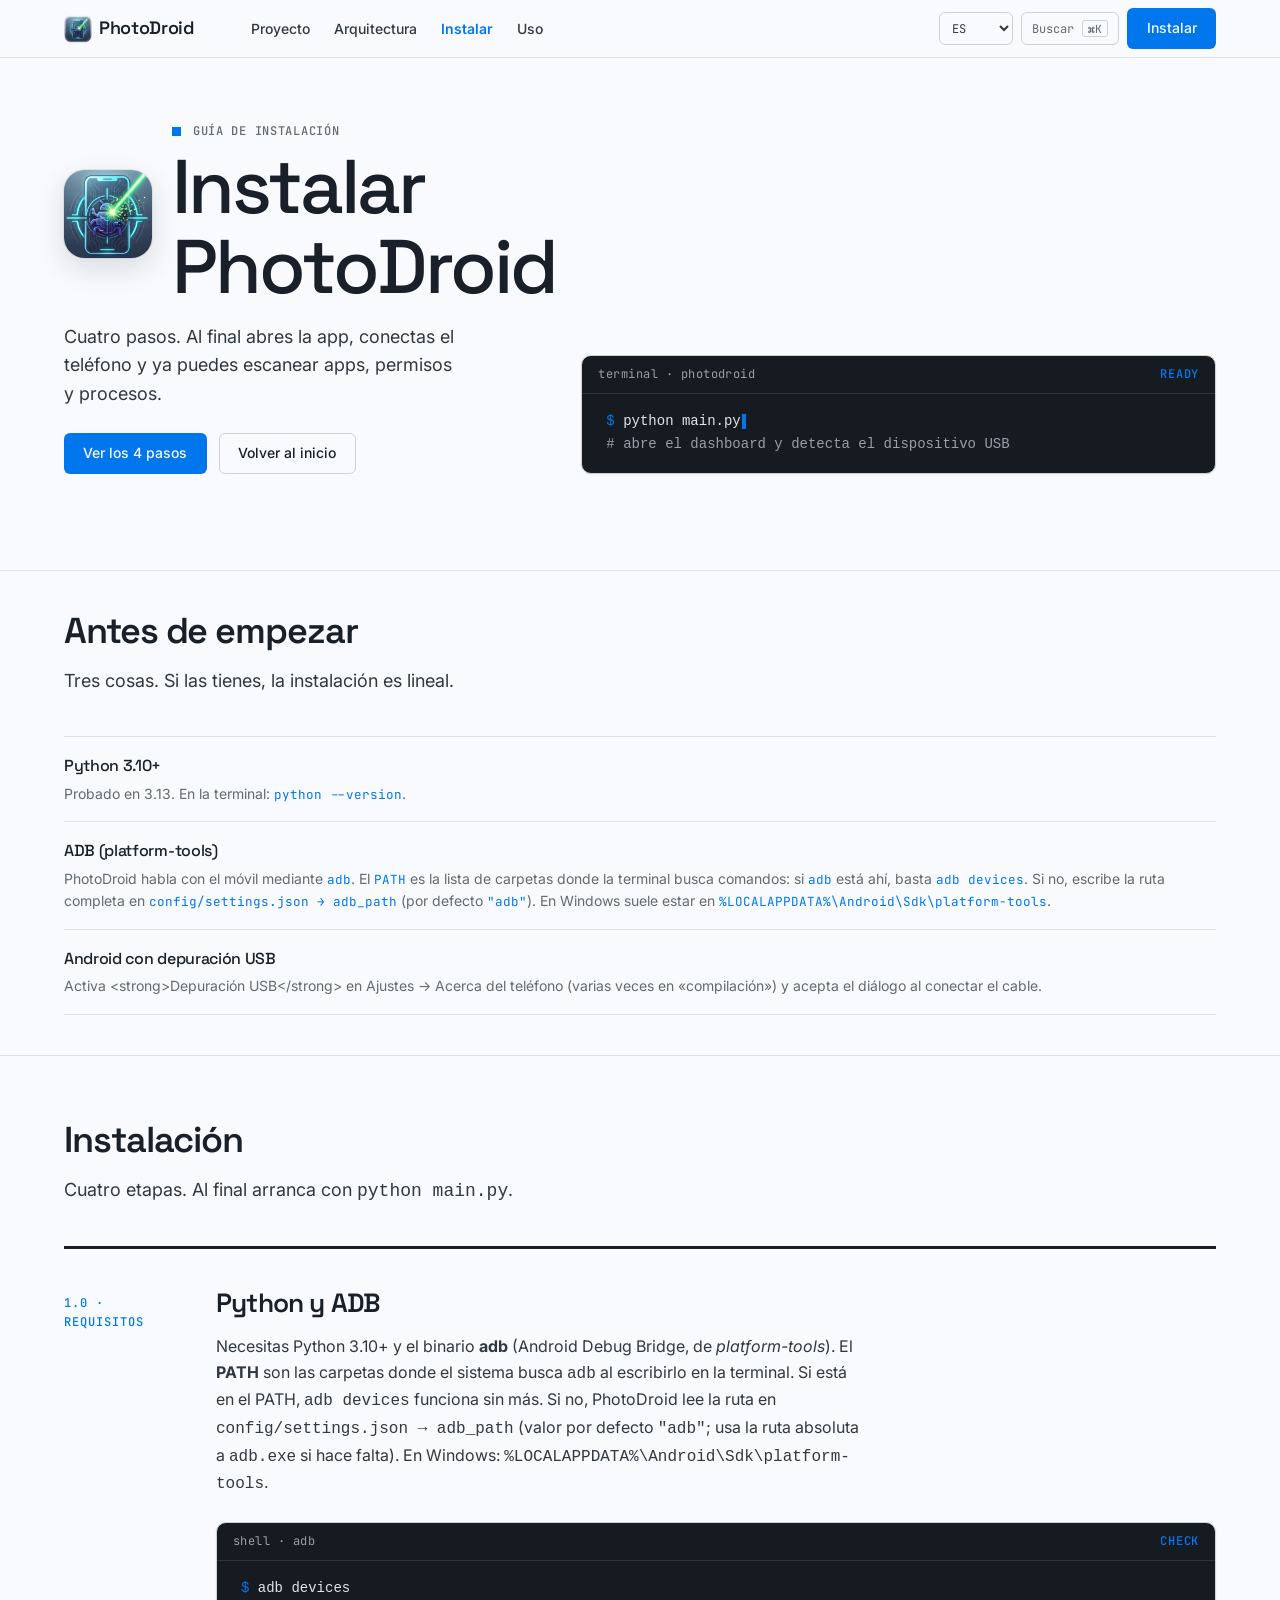
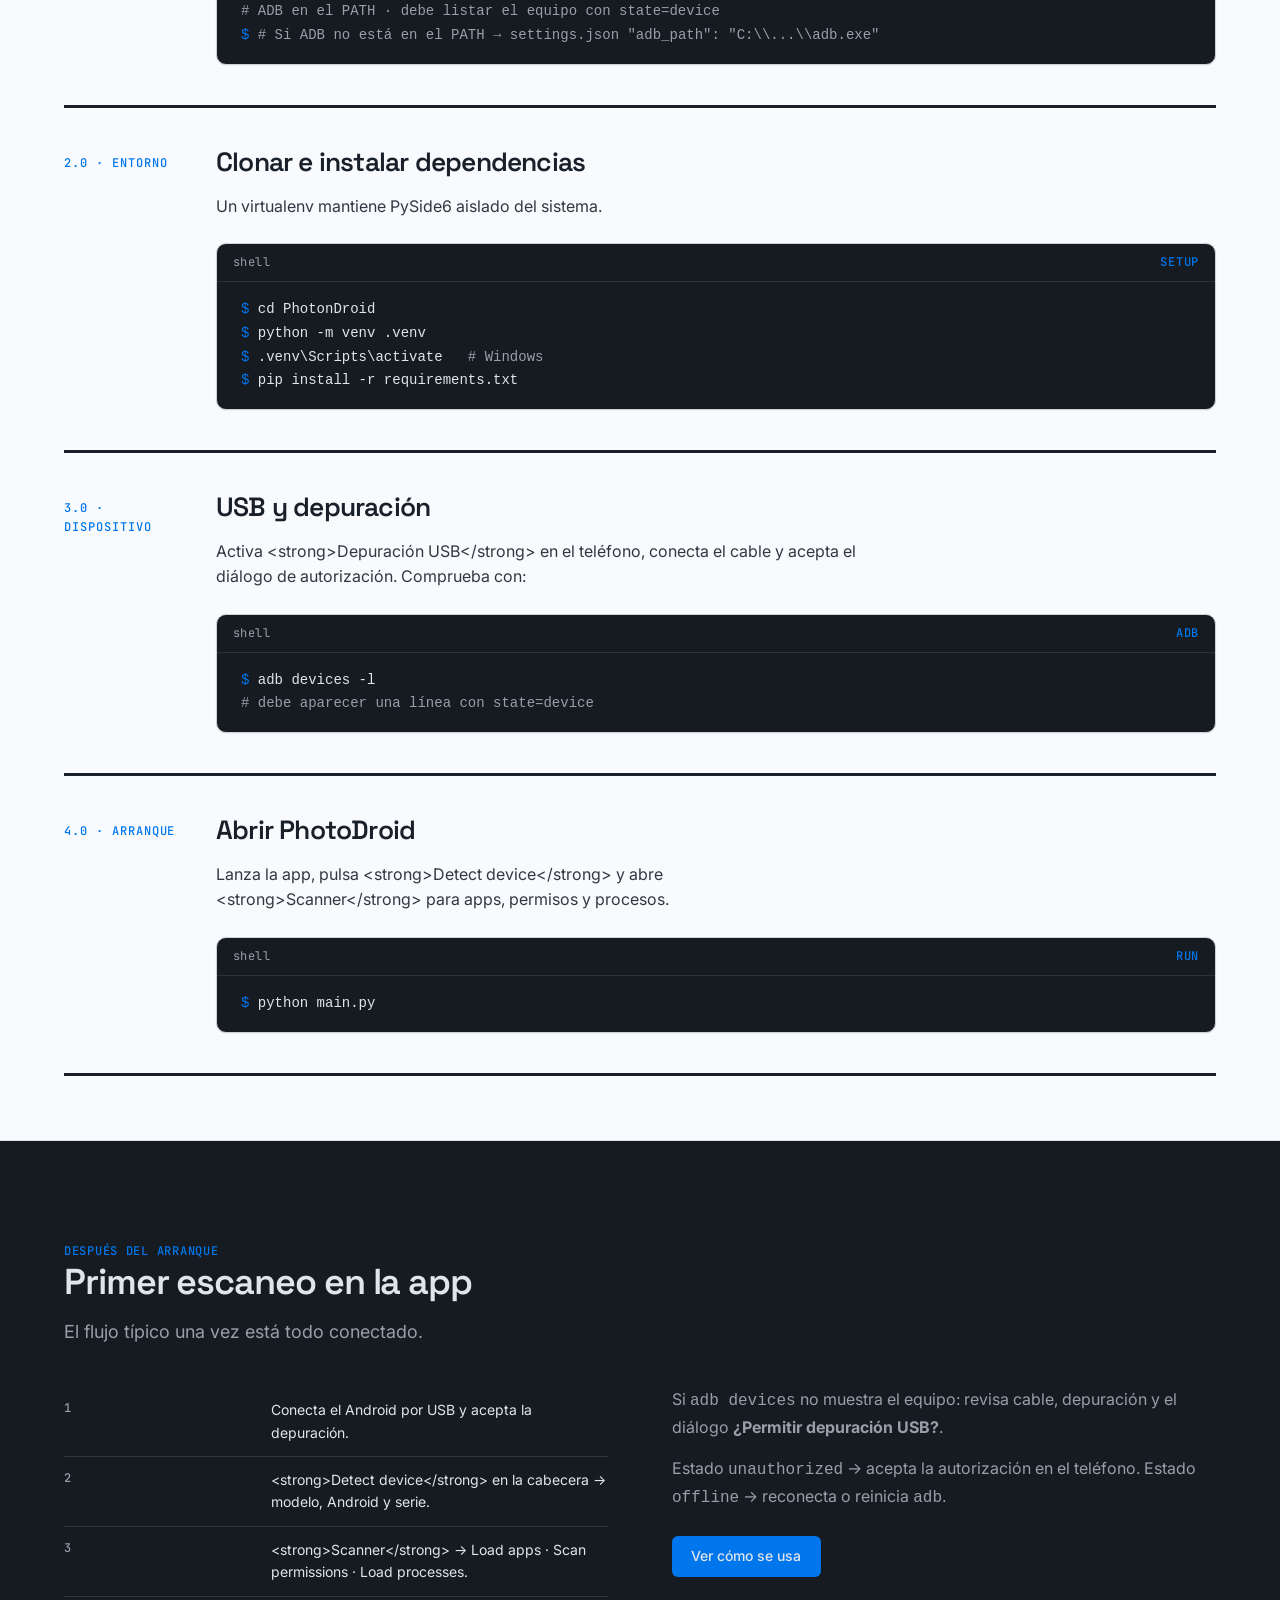
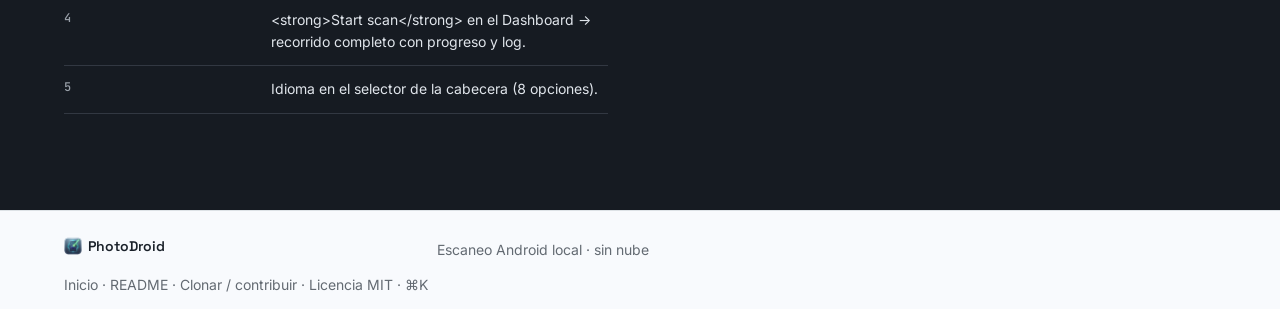
<file: _www/install.html>
<!DOCTYPE html>
<html lang="es">
<head>
  <meta charset="UTF-8" />
  <meta name="viewport" content="width=device-width, initial-scale=1.0" />
  <title>Instalar PhotoDroid — guía en 4 pasos</title>
  <meta name="description" content="Instala PhotoDroid en minutos: Python, ADB, depuración USB y primer escaneo del dispositivo Android." />
  <link rel="icon" type="image/png" href="../assets/PhotoDroid_300.png" />
  <meta property="og:type" content="website" />
  <meta property="og:title" content="Instalar PhotoDroid — guía en 4 pasos" />
  <meta property="og:description" content="Instala PhotoDroid en minutos: Python, ADB, depuración USB y primer escaneo del dispositivo Android." />
  <meta property="og:image" content="../assets/PhotoDroid_full_800.png" />
  <meta name="twitter:card" content="summary_large_image" />
  <meta name="twitter:image" content="../assets/PhotoDroid_full_800.png" />
  <link rel="preconnect" href="https://fonts.googleapis.com" />
  <link rel="preconnect" href="https://fonts.gstatic.com" crossorigin />
  <link href="https://fonts.googleapis.com/css2?family=Space+Grotesk:wght@400;500;600;700&family=Inter:wght@400;500;600&family=JetBrains+Mono:wght@400;500;600&display=swap" rel="stylesheet" />
  <link rel="stylesheet" href="css/styles.css" />
</head>
<body data-page="install">
  <a class="btn btn--ghost" href="#pasos" data-i18n="a11y.skipInstall" style="position:absolute;left:-9999px;top:auto" onfocus="this.style.left='1rem';this.style.top='1rem';this.style.zIndex='500';this.style.background='var(--color-paper)'" onblur="this.style.left='-9999px'">Saltar a los pasos</a>

  <header class="nav">
    <div class="container nav__inner">
      <a class="nav__brand" href="index.html">
        <img class="nav__logo" src="../assets/PhotoDroid_300.png" width="28" height="28" alt="" />
        PhotoDroid
      </a>
      <ul class="nav__links">
        <li><a href="index.html#proyecto" data-i18n="nav.project">Proyecto</a></li>
        <li><a href="index.html#arquitectura" data-i18n="nav.architecture">Arquitectura</a></li>
        <li><a href="install.html" aria-current="page" data-i18n="nav.install">Instalar</a></li>
        <li><a href="index.html#uso" data-i18n="nav.use">Uso</a></li>
      </ul>
      <div class="nav__actions">
        <label class="nav__lang" for="site-lang">
          <span class="visually-hidden" data-i18n="nav.lang">Idioma</span>
          <select id="site-lang" data-site-lang aria-label="Idioma">
            <option value="es">ES</option>
            <option value="en">EN</option>
            <option value="pt">PT</option>
            <option value="zh-CN">中文</option>
            <option value="ko">한국어</option>
            <option value="ja">日本語</option>
            <option value="de">DE</option>
            <option value="fr">FR</option>
          </select>
        </label>
        <button type="button" class="nav__cmdk" data-palette-open data-i18n-aria="a11y.search" aria-label="Abrir paleta de comandos">
          <span data-i18n="nav.search">Buscar</span> <kbd>⌘K</kbd>
        </button>
        <a class="btn btn--primary" href="#pasos" data-i18n="nav.installCta">Instalar</a>
        <button type="button" class="nav__menu" data-menu-toggle aria-expanded="false" aria-controls="nav-sheet" data-i18n-aria="a11y.menu" aria-label="Abrir menú">
          <svg width="18" height="18" viewBox="0 0 18 18" fill="none" aria-hidden="true">
            <path d="M3 5h12M3 9h12M3 13h12" stroke="currentColor" stroke-width="1.5" stroke-linecap="square"/>
          </svg>
        </button>
      </div>
    </div>
    <div class="container nav__sheet" id="nav-sheet" data-nav-sheet>
      <ul>
        <li><a href="index.html#proyecto" data-i18n="nav.project">Proyecto</a></li>
        <li><a href="index.html#arquitectura" data-i18n="nav.architecture">Arquitectura</a></li>
        <li><a href="install.html" data-i18n="nav.install">Instalar</a></li>
        <li><a href="index.html#uso" data-i18n="nav.use">Uso</a></li>
        <li><a href="index.html#roadmap" data-i18n="nav.roadmap">Roadmap</a></li>
        <li><a href="#" data-palette-open data-i18n="nav.searchSheet">Buscar (⌘K)</a></li>
      </ul>
      <label class="nav__lang nav__lang--sheet" for="site-lang-sheet">
        <span class="label" data-i18n="nav.lang">Idioma</span>
        <select id="site-lang-sheet" data-site-lang aria-label="Idioma">
          <option value="es">ES · Español</option>
          <option value="en">EN · English</option>
          <option value="pt">PT · Português</option>
          <option value="zh-CN">中文 · 简体</option>
          <option value="ko">한국어</option>
          <option value="ja">日本語</option>
          <option value="de">DE · Deutsch</option>
          <option value="fr">FR · Français</option>
        </select>
      </label>
    </div>
  </header>

  <main>
    <section class="hero">
      <div class="container hero__grid">
        <div class="reveal">
          <div class="hero__lockup">
            <img class="hero__mark" src="../assets/PhotoDroid_full_300.png" width="96" height="96" alt="" />
            <div class="hero__lockup-text">
              <div class="hero__eyebrow">
                <span class="hero__tick" aria-hidden="true"></span>
                <span class="label" data-i18n="installPage.eyebrow">Guía de instalación</span>
              </div>
              <h1 data-i18n="installPage.h1">Instalar PhotoDroid</h1>
            </div>
          </div>
          <p class="hero__lede" data-i18n="installPage.lede">
            Cuatro pasos. Al final abres la app, conectas el teléfono y ya puedes escanear apps, permisos y procesos.
          </p>
          <div class="hero__actions">
            <a class="btn btn--primary" href="#pasos" data-i18n="installPage.ctaSteps">Ver los 4 pasos</a>
            <a class="btn btn--ghost" href="index.html" data-i18n="installPage.ctaHome">Volver al inicio</a>
          </div>
        </div>

        <div class="code-card reveal" data-type-in="python main.py" data-i18n-aria="a11y.terminal" aria-label="Terminal de arranque">
          <div class="code-card__bar">
            <span>terminal · photodroid</span>
            <span class="code-card__status">ready</span>
          </div>
          <pre class="code-card__body"><span class="prompt">$</span> <span data-type-target></span><span class="caret" aria-hidden="true"></span>
<span class="cmt" data-i18n="installPage.terminalHint"># abre el dashboard y detecta el dispositivo USB</span></pre>
        </div>
      </div>
    </section>

    <section class="section section--tight" id="requisitos">
      <div class="container">
        <div class="section__head reveal">
          <h2 data-i18n="installPage.reqTitle">Antes de empezar</h2>
          <p data-i18n="installPage.reqLede">Tres cosas. Si las tienes, la instalación es lineal.</p>
        </div>
        <div class="reveal">
          <ul class="stack-list">
            <li>
              <strong data-i18n="installPage.req1t">Python 3.10+</strong>
              <span data-i18n-html="installPage.req1d">Probado en 3.13. En la terminal: <code>python --version</code>.</span>
            </li>
            <li>
              <strong data-i18n="installPage.req2t">ADB (platform-tools)</strong>
              <span data-i18n-html="installPage.req2d">Windows suele traerlo en <code>%LOCALAPPDATA%\\Android\\Sdk\\platform-tools</code>. Si no está en el <code>PATH</code>, se indica en <code>config/settings.json → adb_path</code>.</span>
            </li>
            <li>
              <strong data-i18n="installPage.req3t">Android con depuración USB</strong>
              <span data-i18n="installPage.req3d">Activa <strong>Depuración USB</strong> en Ajustes → Acerca del teléfono (varias veces en «compilación») y acepta el diálogo al conectar el cable.</span>
            </li>
          </ul>
        </div>
      </div>
    </section>

    <section class="section" id="pasos">
      <div class="container">
        <div class="section__head reveal">
          <h2 data-i18n="install.title">Instalación</h2>
          <p data-i18n-html="install.lede">
            Cuatro etapas. Al final arranca con <code style="font-family:var(--font-mono);color:var(--color-accent)">python main.py</code>.
          </p>
        </div>

        <ol class="steps">
          <li class="reveal">
            <span class="steps__stage" data-i18n="install.s1">1.0 · requisitos</span>
            <div class="steps__body">
              <h3 data-i18n="install.h1">Python y ADB</h3>
              <p data-i18n-html="install.p1">
                Necesitas Python 3.10+ y el binario <strong>adb</strong> (Android Debug Bridge, de <em>platform-tools</em>). El <strong>PATH</strong> son las carpetas donde el sistema busca <code>adb</code> al escribirlo en la terminal. Si está en el PATH, <code>adb devices</code> funciona sin más. Si no, PhotoDroid lee la ruta en <code>config/settings.json → adb_path</code> (valor por defecto <code>"adb"</code>; usa la ruta absoluta a <code>adb.exe</code> si hace falta). En Windows: <code>%LOCALAPPDATA%\Android\Sdk\platform-tools</code>.
              </p>
              <div class="code-card">
                <div class="code-card__bar">
                  <span>shell · adb</span>
                  <span class="code-card__status">check</span>
                </div>
                <pre class="code-card__body"><span class="prompt">$</span> adb devices
<span class="cmt" data-i18n="install.c1"># ADB en el PATH · debe listar el equipo con state=device</span>
<span class="prompt">$</span> <span class="cmt" data-i18n="install.c1b"># Si ADB no está en el PATH → settings.json "adb_path": "C:\\...\\adb.exe"</span></pre>
              </div>
            </div>
          </li>

          <li class="reveal">
            <span class="steps__stage" data-i18n="install.s2">2.0 · entorno</span>
            <div class="steps__body">
              <h3 data-i18n="install.h2">Clonar e instalar dependencias</h3>
              <p data-i18n="install.p2">Un virtualenv mantiene PySide6 aislado del sistema.</p>
              <div class="code-card">
                <div class="code-card__bar">
                  <span>shell</span>
                  <span class="code-card__status">setup</span>
                </div>
                <pre class="code-card__body"><span class="prompt">$</span> cd PhotonDroid
<span class="prompt">$</span> python -m venv .venv
<span class="prompt">$</span> .venv\Scripts\activate   <span class="cmt" data-i18n="install.c2"># Windows</span>
<span class="prompt">$</span> pip install -r requirements.txt</pre>
              </div>
            </div>
          </li>

          <li class="reveal">
            <span class="steps__stage" data-i18n="install.s3">3.0 · dispositivo</span>
            <div class="steps__body">
              <h3 data-i18n="install.h3">USB y depuración</h3>
              <p data-i18n="install.p3">
                Activa <strong>Depuración USB</strong> en el teléfono, conecta el cable
                y acepta el diálogo de autorización. Comprueba con:
              </p>
              <div class="code-card">
                <div class="code-card__bar">
                  <span>shell</span>
                  <span class="code-card__status">adb</span>
                </div>
                <pre class="code-card__body"><span class="prompt">$</span> adb devices -l
<span class="cmt" data-i18n="install.c3"># debe aparecer una línea con state=device</span></pre>
              </div>
            </div>
          </li>

          <li class="reveal">
            <span class="steps__stage" data-i18n="install.s4">4.0 · arranque</span>
            <div class="steps__body">
              <h3 data-i18n="install.h4">Abrir PhotoDroid</h3>
              <p data-i18n="install.p4">
                Lanza la app, pulsa <strong>Detect device</strong> y abre
                <strong>Scanner</strong> para apps, permisos y procesos.
              </p>
              <div class="code-card">
                <div class="code-card__bar">
                  <span>shell</span>
                  <span class="code-card__status">run</span>
                </div>
                <pre class="code-card__body"><span class="prompt">$</span> python main.py</pre>
              </div>
            </div>
          </li>
        </ol>
      </div>
    </section>

    <section class="section band" id="tras-arranque">
      <div class="container">
        <div class="section__head reveal">
          <span class="label" data-i18n="installPage.afterLabel">Después del arranque</span>
          <h2 data-i18n="installPage.afterTitle">Primer escaneo en la app</h2>
          <p data-i18n="installPage.afterLede">
            El flujo típico una vez está todo conectado.
          </p>
        </div>

        <div class="split">
          <div class="reveal">
            <table class="spec">
              <tbody>
                <tr>
                  <th scope="row">1</th>
                  <td data-i18n="installPage.a1">Conecta el Android por USB y acepta la depuración.</td>
                </tr>
                <tr>
                  <th scope="row">2</th>
                  <td data-i18n="installPage.a2"><strong>Detect device</strong> en la cabecera → modelo, Android y serie.</td>
                </tr>
                <tr>
                  <th scope="row">3</th>
                  <td data-i18n="installPage.a3"><strong>Scanner</strong> → Load apps · Scan permissions · Load processes.</td>
                </tr>
                <tr>
                  <th scope="row">4</th>
                  <td data-i18n="installPage.a4"><strong>Start scan</strong> en el Dashboard → recorrido completo con progreso y log.</td>
                </tr>
                <tr>
                  <th scope="row">5</th>
                  <td data-i18n="installPage.a5">Idioma en el selector de la cabecera (8 opciones).</td>
                </tr>
              </tbody>
            </table>
          </div>
          <div class="reveal">
            <p data-i18n-html="installPage.trouble1">
              Si <code>adb devices</code> no muestra el equipo: revisa cable, depuración y el diálogo <strong>¿Permitir depuración USB?</strong>.
            </p>
            <p data-i18n-html="installPage.trouble2">
              Estado <code>unauthorized</code> → acepta la autorización en el teléfono. Estado <code>offline</code> → reconecta o reinicia <code>adb</code>.
            </p>
            <p style="margin-top:var(--space-lg)">
              <a class="btn btn--on-dark" href="index.html#uso" data-i18n="installPage.ctaUse">Ver cómo se usa</a>
            </p>
          </div>
        </div>
      </div>
    </section>
  </main>

  <footer class="foot">
    <div class="container">
      <p class="foot__line">
        <span class="foot__brand">
          <img class="foot__logo" src="../assets/PhotoDroid_300.png" width="20" height="20" alt="" />
          PhotoDroid
        </span>
        <span data-i18n="foot.tagline">Escaneo Android local · sin nube</span>
        <span>
          <a href="index.html" data-i18n="installPage.footHome">Inicio</a>
          ·
          <a href="../README.md" data-i18n="foot.readme">README</a>
          ·
          <a href="../README.md" data-i18n="foot.contribute">Clonar / contribuir</a>
          ·
          <a href="../LICENSE" data-i18n="foot.license">Licencia MIT</a>
          ·
          <a href="#" data-palette-open>⌘K</a>
        </span>
      </p>
    </div>
  </footer>

  <div class="palette" data-palette hidden role="dialog" aria-modal="true" data-i18n-aria="a11y.palette" aria-label="Paleta de comandos">
    <div class="palette__panel">
      <input class="palette__input" type="text" data-palette-input data-i18n-placeholder="palette.placeholder" placeholder="Ir a una sección…" autocomplete="off" spellcheck="false" />
      <ul class="palette__list" data-palette-list></ul>
      <p class="palette__empty" data-palette-empty hidden data-i18n="palette.empty">Sin resultados.</p>
    </div>
  </div>

  <script src="js/i18n.js"></script>
  <script src="js/app.js"></script>
</body>
</html>
</file>
<file: _www/css/styles.css>
/* Hallmark · pre-emit critique: P5 H4 E5 S4 R5 V5
 * Hallmark · genre: modern-minimal · macrostructure: Narrative Workflow
 * theme: Cobalt · enrichment: code-as-hero (terminal) + graphite band
 * nav: Cobalt bordered + ⌘K (not N5 pill) · footer: Ft2
 * audience: developers · use: understand + install · tone: technical
 */

:root {
  --color-paper: oklch(98.5% 0.004 250);
  --color-paper-2: oklch(96.5% 0.006 250);
  --color-rule: oklch(91% 0.008 250);
  --color-rule-2: oklch(86% 0.01 250);
  --color-ink: oklch(24% 0.02 258);
  --color-ink-2: oklch(34% 0.018 257);
  --color-muted: oklch(52% 0.015 255);
  --color-accent: oklch(58% 0.2 256);
  --color-accent-ink: oklch(98% 0.01 250);
  --color-accent-soft: oklch(94% 0.04 256);
  --color-focus: oklch(58% 0.2 256);
  --color-graphite: oklch(22% 0.016 260);
  --color-graphite-2: oklch(26% 0.018 260);
  --color-on-graphite: oklch(92% 0.01 250);
  --color-on-graphite-muted: oklch(70% 0.015 252);

  --font-display: "Space Grotesk", system-ui, sans-serif;
  --font-body: "Inter", system-ui, sans-serif;
  --font-mono: "JetBrains Mono", ui-monospace, monospace;

  --text-xs: 0.75rem;
  --text-sm: 0.875rem;
  --text-base: 1rem;
  --text-md: 1.125rem;
  --text-lg: clamp(1.35rem, 1.2vw + 1rem, 1.65rem);
  --text-xl: clamp(1.75rem, 2vw + 1rem, 2.25rem);
  --text-display: clamp(2.5rem, 5vw + 0.75rem, 4.75rem);

  --space-3xs: 0.125rem;
  --space-2xs: 0.25rem;
  --space-xs: 0.5rem;
  --space-sm: 0.75rem;
  --space-md: 1rem;
  --space-lg: 1.5rem;
  --space-xl: 2.5rem;
  --space-2xl: 4rem;
  --space-3xl: 6rem;

  --radius-sm: 6px;
  --radius-md: 10px;

  --ease-out: cubic-bezier(0.16, 1, 0.3, 1);
  --dur-micro: 120ms;
  --dur-short: 220ms;
  --dur-long: 420ms;

  --z-base: 1;
  --z-raised: 10;
  --z-sticky: 200;
  --z-modal: 400;

  --measure: 65ch;
  --page-max: 72rem;
}

html,
body {
  overflow-x: clip;
}

body {
  margin: 0;
  background: var(--color-paper);
  color: var(--color-ink-2);
  font-family: var(--font-body);
  font-weight: 400;
  font-size: var(--text-base);
  line-height: 1.6;
  -webkit-font-smoothing: antialiased;
}

*,
*::before,
*::after {
  box-sizing: border-box;
}

img,
svg {
  max-width: 100%;
  display: block;
}

a {
  color: var(--color-ink);
  text-decoration-color: var(--color-rule-2);
  text-underline-offset: 0.18em;
  transition: color var(--dur-micro) var(--ease-out),
    text-decoration-color var(--dur-micro) var(--ease-out);
}

a:hover {
  color: var(--color-accent);
  text-decoration-color: var(--color-accent);
}

a:focus-visible,
button:focus-visible,
[tabindex]:focus-visible {
  outline: 2px solid var(--color-focus);
  outline-offset: 2px;
}

h1,
h2,
h3 {
  font-family: var(--font-display);
  font-weight: 600;
  color: var(--color-ink);
  letter-spacing: -0.03em;
  line-height: 1.12;
  margin: 0 0 var(--space-md);
  overflow-wrap: anywhere;
  min-width: 0;
  font-style: normal;
}

h1 {
  font-size: var(--text-display);
  font-weight: 500;
}

/* App-icon + wordmark lockup — mark scales with vw; h1 never wraps mid-word */
.hero__lockup {
  display: flex;
  align-items: center;
  gap: clamp(0.75rem, 2vw, 1.25rem);
  margin-bottom: var(--space-md);
  min-width: 0;
}

.hero__lockup-text {
  min-width: 0;
  flex: 1;
}

.hero__lockup .hero__eyebrow {
  margin-bottom: 0.35rem;
}

.hero__lockup h1 {
  margin: 0;
  overflow-wrap: normal;
  word-break: keep-all;
  line-height: 1.05;
  letter-spacing: -0.04em;
}

.hero__mark {
  width: clamp(3.25rem, 8vw, 5.5rem);
  height: clamp(3.25rem, 8vw, 5.5rem);
  border-radius: 23.5%;
  flex-shrink: 0;
  object-fit: cover;
  box-shadow:
    0 0 0 1px oklch(24% 0.02 258 / 0.08),
    0 10px 28px oklch(24% 0.02 258 / 0.14);
}

@media (max-width: 26rem) {
  .hero__lockup {
    align-items: flex-start;
  }

  .hero__mark {
    margin-top: 0.15rem;
  }
}

h2 {
  font-size: var(--text-xl);
}

h3 {
  font-size: var(--text-lg);
}

p {
  margin: 0 0 var(--space-md);
  max-width: var(--measure);
}

p:last-child {
  margin-bottom: 0;
}

.label {
  font-family: var(--font-mono);
  font-size: var(--text-xs);
  font-weight: 500;
  letter-spacing: 0.06em;
  text-transform: uppercase;
  color: var(--color-muted);
}

.container {
  width: min(100% - clamp(1rem, 4vw, 3rem) * 2, var(--page-max));
  margin-inline: auto;
}

/* ——— Reveal ——— */
.reveal {
  opacity: 0;
  transform: translateY(10px);
  transition: opacity 600ms var(--ease-out), transform 600ms var(--ease-out);
}

.reveal.is-in {
  opacity: 1;
  transform: none;
}

/* ——— Nav (Cobalt bordered + ⌘K) ——— */
.nav {
  position: sticky;
  top: 0;
  z-index: var(--z-sticky);
  background: oklch(98.5% 0.004 250 / 0.92);
  backdrop-filter: blur(8px);
  border-bottom: 1px solid var(--color-rule);
}

.nav__inner {
  display: flex;
  align-items: center;
  gap: var(--space-md);
  min-height: 3.25rem;
  padding-block: var(--space-xs);
}

.nav__brand {
  font-family: var(--font-display);
  font-weight: 600;
  font-size: var(--text-md);
  color: var(--color-ink);
  text-decoration: none;
  letter-spacing: -0.02em;
  white-space: nowrap;
  display: inline-flex;
  align-items: center;
  gap: 0.45rem;
}

.nav__logo {
  width: 1.75rem;
  height: 1.75rem;
  border-radius: 6px;
  flex-shrink: 0;
}

.nav__brand:hover {
  color: var(--color-accent);
  text-decoration: none;
}

.nav__brand span {
  color: var(--color-accent);
}

.nav__links {
  display: none;
  gap: var(--space-lg);
  list-style: none;
  margin: 0;
  padding: 0;
}

.nav__links a {
  font-size: var(--text-sm);
  font-weight: 500;
  color: var(--color-ink-2);
  text-decoration: none;
  white-space: nowrap;
}

.nav__links a:hover {
  color: var(--color-accent);
}

.nav__links a[aria-current="page"] {
  color: var(--color-accent);
  font-weight: 600;
}

.nav__actions {
  margin-left: auto;
  display: flex;
  align-items: center;
  gap: var(--space-xs);
}

.nav__cmdk {
  display: none;
  align-items: center;
  gap: var(--space-xs);
  font-family: var(--font-mono);
  font-size: var(--text-xs);
  color: var(--color-muted);
  background: transparent;
  border: 1px solid var(--color-rule-2);
  border-radius: var(--radius-sm);
  padding: 0.4rem 0.65rem;
  cursor: pointer;
  white-space: nowrap;
}

.nav__cmdk:hover {
  border-color: var(--color-accent);
  color: var(--color-accent);
}

.nav__cmdk kbd {
  font-family: inherit;
  font-size: 0.7rem;
  border: 1px solid var(--color-rule-2);
  border-radius: 3px;
  padding: 0.05rem 0.3rem;
}

.visually-hidden {
  position: absolute;
  width: 1px;
  height: 1px;
  padding: 0;
  margin: -1px;
  overflow: hidden;
  clip: rect(0, 0, 0, 0);
  white-space: nowrap;
  border: 0;
}

.nav__lang select {
  font-family: var(--font-mono);
  font-size: var(--text-xs);
  color: var(--color-ink-2);
  background: transparent;
  border: 1px solid var(--color-rule-2);
  border-radius: var(--radius-sm);
  padding: 0.4rem 0.5rem;
  cursor: pointer;
  line-height: 1.2;
}

.nav__lang select:hover {
  border-color: var(--color-accent);
  color: var(--color-accent);
}

.nav__lang--sheet {
  display: flex;
  align-items: center;
  justify-content: space-between;
  gap: var(--space-sm);
  margin-top: var(--space-sm);
  padding-top: var(--space-sm);
  border-top: 1px solid var(--color-rule);
}

.nav__lang--sheet .label {
  margin: 0;
}

.nav__menu {
  display: grid;
  place-items: center;
  width: 2.75rem;
  height: 2.75rem;
  border: 1px solid var(--color-rule-2);
  border-radius: var(--radius-sm);
  background: transparent;
  cursor: pointer;
  color: var(--color-ink);
}

.nav__menu[aria-expanded="true"] {
  border-color: var(--color-accent);
  color: var(--color-accent);
}

.nav__sheet {
  display: none;
  border-top: 1px solid var(--color-rule);
  padding: var(--space-sm) 0 var(--space-md);
}

.nav__sheet.is-open {
  display: block;
}

.nav__sheet ul {
  list-style: none;
  margin: 0;
  padding: 0;
  display: grid;
  gap: var(--space-2xs);
}

.nav__sheet a {
  display: block;
  padding: 0.7rem var(--space-xs);
  font-weight: 500;
  text-decoration: none;
  border-radius: var(--radius-sm);
  white-space: nowrap;
}

.nav__sheet a:hover {
  background: var(--color-accent-soft);
  color: var(--color-accent);
}

@media (min-width: 60rem) {
  .nav__links {
    display: flex;
    margin-left: var(--space-xl);
  }

  .nav__cmdk {
    display: inline-flex;
  }

  .nav__menu {
    display: none;
  }

  .nav__sheet,
  .nav__sheet.is-open {
    display: none;
  }
}

/* ——— Buttons ——— */
.btn {
  display: inline-flex;
  align-items: center;
  justify-content: center;
  gap: var(--space-xs);
  font-family: var(--font-body);
  font-size: var(--text-sm);
  font-weight: 500;
  line-height: 1.2;
  padding: 0.7rem 1.15rem;
  border-radius: var(--radius-sm);
  border: 1px solid transparent;
  text-decoration: none;
  cursor: pointer;
  white-space: nowrap;
  transition: transform var(--dur-micro) var(--ease-out),
    background-color var(--dur-micro) var(--ease-out),
    border-color var(--dur-micro) var(--ease-out),
    color var(--dur-micro) var(--ease-out);
}

.btn:active {
  transform: translateY(0);
}

.btn--primary {
  background: var(--color-accent);
  color: var(--color-accent-ink);
}

.btn--primary:hover {
  background: oklch(54% 0.2 256);
  color: var(--color-accent-ink);
  text-decoration: none;
  transform: translateY(-1px);
}

.btn--ghost {
  background: transparent;
  color: var(--color-ink);
  border-color: var(--color-rule-2);
}

.btn--ghost:hover {
  border-color: var(--color-accent);
  color: var(--color-accent);
  text-decoration: none;
  transform: translateY(-1px);
}

.btn--on-dark {
  background: var(--color-accent);
  color: var(--color-accent-ink);
}

.btn--on-dark:hover {
  background: oklch(62% 0.18 256);
  color: var(--color-accent-ink);
  text-decoration: none;
  transform: translateY(-1px);
}

/* ——— Hero ——— */
.hero {
  padding-block: var(--space-2xl) var(--space-3xl);
  border-bottom: 1px solid var(--color-rule);
}

.hero__grid {
  display: grid;
  gap: var(--space-xl);
  align-items: end;
}

.hero__eyebrow {
  display: flex;
  align-items: center;
  gap: var(--space-sm);
  margin-bottom: var(--space-md);
  flex-wrap: wrap;
}

.hero__tick {
  width: 0.55rem;
  height: 0.55rem;
  background: var(--color-accent);
  flex-shrink: 0;
}

.hero__lede {
  font-size: var(--text-md);
  color: var(--color-ink-2);
  max-width: 36ch;
  margin-bottom: var(--space-lg);
}

.hero__actions {
  display: flex;
  flex-wrap: wrap;
  gap: var(--space-sm);
}

@media (min-width: 60rem) {
  .hero__grid {
    grid-template-columns: minmax(0, 5fr) minmax(0, 7fr);
    gap: var(--space-2xl);
  }
}

/* ——— Code / terminal card (no fake window chrome — top rule + label) ——— */
.code-card {
  background: var(--color-graphite);
  border: 1px solid var(--color-rule-2);
  border-radius: var(--radius-md);
  box-shadow: 0 1px 2px oklch(24% 0.02 258 / 0.05);
  font-family: var(--font-mono);
  overflow: hidden;
  min-width: 0;
}

.code-card__bar {
  display: flex;
  align-items: center;
  justify-content: space-between;
  gap: var(--space-sm);
  padding: 0.55rem var(--space-md);
  border-bottom: 1px solid oklch(32% 0.02 258);
  color: var(--color-on-graphite-muted);
  font-size: var(--text-xs);
  letter-spacing: 0.04em;
}

.code-card__status {
  color: var(--color-accent);
  font-weight: 500;
  letter-spacing: 0.06em;
  text-transform: uppercase;
}

.code-card__body {
  margin: 0;
  padding: var(--space-md) var(--space-lg);
  color: var(--color-on-graphite);
  font-size: var(--text-sm);
  line-height: 1.7;
  overflow-x: auto;
  white-space: pre;
}

.code-card__body .prompt {
  color: var(--color-accent);
}

.code-card__body .cmt {
  color: var(--color-on-graphite-muted);
}

.code-card__body .str {
  color: oklch(88% 0.04 200);
}

.caret {
  display: inline-block;
  width: 0.55ch;
  height: 1.05em;
  background: var(--color-accent);
  vertical-align: text-bottom;
  margin-left: 1px;
}

@media (prefers-reduced-motion: reduce) {
  .caret {
    animation: none;
  }
}

.caret--blink {
  animation: blink 1s steps(2) infinite;
}

@keyframes blink {
  50% {
    opacity: 0;
  }
}

/* ——— Sections ——— */
.section {
  padding-block: var(--space-2xl);
  border-bottom: 1px solid var(--color-rule);
}

.section--tight {
  padding-block: var(--space-xl);
}

.section__head {
  margin-bottom: var(--space-xl);
  max-width: 40rem;
}

.section__head p {
  color: var(--color-ink-2);
  font-size: var(--text-md);
}

.split {
  display: grid;
  gap: var(--space-xl);
  align-items: start;
}

@media (min-width: 60rem) {
  .split {
    grid-template-columns: minmax(0, 1fr) minmax(0, 1fr);
    gap: var(--space-2xl);
  }

  .split--wide-right {
    grid-template-columns: minmax(0, 0.9fr) minmax(0, 1.1fr);
  }
}

/* Stack / features — asymmetric, not 3 equal tiles */
.stack-list {
  list-style: none;
  margin: 0;
  padding: 0;
  display: grid;
  gap: 0;
  border-top: 1px solid var(--color-rule);
}

.stack-list li {
  display: grid;
  gap: var(--space-2xs);
  padding: var(--space-md) 0;
  border-bottom: 1px solid var(--color-rule);
}

.stack-list strong {
  font-family: var(--font-display);
  font-weight: 500;
  color: var(--color-ink);
  letter-spacing: -0.02em;
}

.stack-list span {
  color: var(--color-muted);
  font-size: var(--text-sm);
}

.stack-list code {
  font-family: var(--font-mono);
  font-size: 0.9em;
  color: var(--color-accent);
}

/* Spec table */
.spec {
  width: 100%;
  border-collapse: collapse;
  font-size: var(--text-sm);
  font-variant-numeric: tabular-nums;
}

.spec th,
.spec td {
  text-align: left;
  padding: 0.75rem 0;
  border-bottom: 1px solid var(--color-rule);
  vertical-align: top;
}

.spec th {
  font-family: var(--font-mono);
  font-weight: 500;
  font-size: var(--text-xs);
  letter-spacing: 0.06em;
  text-transform: uppercase;
  color: var(--color-muted);
  width: 38%;
}

.spec td {
  color: var(--color-ink-2);
}

.spec code {
  font-family: var(--font-mono);
  font-size: 0.9em;
  color: var(--color-accent);
}

/* Architecture diagram (Tier-B hand SVG) */
.diagram {
  border: 1px solid var(--color-rule);
  border-radius: var(--radius-md);
  padding: var(--space-lg);
  background: var(--color-paper-2);
}

.diagram svg {
  width: 100%;
  height: auto;
}

.diagram figcaption {
  margin-top: var(--space-sm);
  font-family: var(--font-mono);
  font-size: var(--text-xs);
  color: var(--color-muted);
  letter-spacing: 0.04em;
}

/* Narrative workflow steps */
.steps {
  list-style: none;
  margin: 0;
  padding: 0;
  display: grid;
  gap: 0;
}

.steps > li {
  display: grid;
  gap: var(--space-sm);
  padding: var(--space-xl) 0;
  border-top: 3px solid var(--color-ink);
  position: relative;
}

.steps > li:last-child {
  border-bottom: 3px solid var(--color-ink);
}

.steps__stage {
  font-family: var(--font-mono);
  font-size: var(--text-xs);
  font-weight: 500;
  letter-spacing: 0.08em;
  text-transform: uppercase;
  color: var(--color-accent);
}

.steps h3 {
  margin-bottom: 0;
}

.steps p {
  margin: 0;
  color: var(--color-ink-2);
}

.steps__body {
  display: grid;
  gap: var(--space-md);
}

@media (min-width: 60rem) {
  .steps > li {
    grid-template-columns: 7rem minmax(0, 1fr);
    column-gap: var(--space-xl);
    align-items: start;
  }

  .steps__stage {
    padding-top: 0.35rem;
  }

  .steps__body {
    grid-column: 2;
  }
}

.steps .code-card {
  margin-top: var(--space-xs);
}

/* Graphite band — one dark beat */
.band {
  background: var(--color-graphite);
  color: var(--color-on-graphite);
  padding-block: var(--space-3xl);
  border-bottom: none;
}

.band h2 {
  color: var(--color-on-graphite);
}

.band p {
  color: var(--color-on-graphite-muted);
}

.band .label {
  color: var(--color-accent);
}

.band .spec th {
  color: var(--color-on-graphite-muted);
}

.band .spec td {
  color: var(--color-on-graphite);
}

.band .spec th,
.band .spec td {
  border-color: oklch(34% 0.02 258);
}

.band .spec code {
  color: var(--color-accent);
}

.band a {
  color: var(--color-on-graphite);
}

.band a:hover {
  color: var(--color-accent);
}

/* Roadmap */
.roadmap {
  display: grid;
  gap: 0;
  border-top: 1px solid var(--color-rule);
}

.roadmap__row {
  display: grid;
  gap: var(--space-2xs);
  padding: var(--space-md) 0;
  border-bottom: 1px solid var(--color-rule);
}

@media (min-width: 40rem) {
  .roadmap__row {
    grid-template-columns: 4rem 6rem minmax(0, 1fr);
    gap: var(--space-md);
    align-items: baseline;
  }
}

.roadmap__phase {
  font-family: var(--font-mono);
  font-size: var(--text-xs);
  letter-spacing: 0.06em;
  color: var(--color-accent);
}

.roadmap__status {
  font-family: var(--font-mono);
  font-size: var(--text-xs);
  letter-spacing: 0.04em;
  text-transform: uppercase;
  color: var(--color-muted);
}

.roadmap__status.is-done {
  color: var(--color-accent);
}

.roadmap__what {
  color: var(--color-ink-2);
  font-size: var(--text-sm);
}

/* Footer Ft2 */
.foot {
  padding-block: var(--space-lg);
  border-top: 1px solid var(--color-rule);
}

.foot__line {
  display: flex;
  flex-wrap: wrap;
  gap: var(--space-sm) var(--space-lg);
  align-items: baseline;
  justify-content: space-between;
  font-size: var(--text-sm);
  color: var(--color-muted);
  margin: 0;
}

.foot__line a {
  color: var(--color-muted);
  text-decoration: none;
  white-space: nowrap;
}

.foot__line a:hover {
  color: var(--color-accent);
}

.foot__brand {
  font-family: var(--font-display);
  font-weight: 600;
  color: var(--color-ink);
  display: inline-flex;
  align-items: center;
  gap: 0.35rem;
}

.foot__logo {
  width: 1.15rem;
  height: 1.15rem;
  border-radius: 4px;
}

.install__license {
  margin-top: var(--space-md);
  font-size: var(--text-sm);
  color: var(--color-muted);
}

/* ——— ⌘K palette ——— */
.palette[hidden] {
  display: none;
}

.palette {
  position: fixed;
  inset: 0;
  z-index: var(--z-modal);
  display: grid;
  place-items: start center;
  padding: 12vh var(--space-md) var(--space-md);
  background: oklch(24% 0.02 258 / 0.45);
}

.palette__panel {
  width: min(100%, 32rem);
  background: var(--color-paper);
  border: 1px solid var(--color-rule-2);
  border-radius: var(--radius-md);
  box-shadow: 0 12px 40px oklch(24% 0.02 258 / 0.18);
  overflow: hidden;
}

.palette__input {
  width: 100%;
  border: none;
  border-bottom: 1px solid var(--color-rule);
  padding: var(--space-md);
  font-family: var(--font-mono);
  font-size: var(--text-sm);
  background: transparent;
  color: var(--color-ink);
  outline: none;
}

.palette__input::placeholder {
  color: var(--color-muted);
}

.palette__list {
  list-style: none;
  margin: 0;
  padding: var(--space-xs);
  max-height: 16rem;
  overflow-y: auto;
}

.palette__list li button {
  width: 100%;
  text-align: left;
  border: none;
  background: transparent;
  padding: 0.65rem var(--space-sm);
  font-family: var(--font-body);
  font-size: var(--text-sm);
  color: var(--color-ink-2);
  border-radius: var(--radius-sm);
  cursor: pointer;
  display: flex;
  justify-content: space-between;
  gap: var(--space-sm);
  white-space: nowrap;
}

.palette__list li button:hover,
.palette__list li button.is-active {
  background: var(--color-accent-soft);
  color: var(--color-accent);
}

.palette__list .hint {
  font-family: var(--font-mono);
  font-size: var(--text-xs);
  color: var(--color-muted);
}

.palette__empty {
  padding: var(--space-md);
  font-size: var(--text-sm);
  color: var(--color-muted);
  margin: 0;
}

/* ——— Scan demo (sales / antivirus-style) ——— */
.scan {
  padding: var(--space-md) var(--space-lg) var(--space-lg);
  color: var(--color-on-graphite);
  font-family: var(--font-mono);
  font-size: var(--text-sm);
}

.scan__device {
  display: flex;
  align-items: center;
  gap: var(--space-sm);
  color: var(--color-on-graphite-muted);
  font-size: var(--text-xs);
  letter-spacing: 0.04em;
  margin-bottom: var(--space-sm);
}

.scan__dot {
  width: 0.5rem;
  height: 0.5rem;
  border-radius: 50%;
  background: oklch(70% 0.16 155);
  box-shadow: 0 0 0 3px oklch(70% 0.16 155 / 0.2);
  flex-shrink: 0;
}

.scan__progress {
  height: 6px;
  background: oklch(32% 0.02 258);
  border-radius: 999px;
  overflow: hidden;
  margin-bottom: var(--space-sm);
}

.scan__bar {
  height: 100%;
  width: 0%;
  background: linear-gradient(90deg, var(--color-accent), oklch(72% 0.16 155));
  border-radius: 999px;
  transition: width 0.35s var(--ease-out);
}

.scan__stage {
  margin: 0 0 var(--space-sm);
  color: var(--color-on-graphite);
  font-family: var(--font-body);
  font-size: var(--text-sm);
  line-height: 1.45;
}

.scan__log {
  list-style: none;
  margin: 0 0 var(--space-md);
  padding: 0;
  max-height: 7.5rem;
  overflow-y: auto;
  display: grid;
  gap: 0.2rem;
}

.scan__line {
  color: var(--color-on-graphite-muted);
  font-size: 0.72rem;
  line-height: 1.4;
}

.scan__line::before {
  content: "› ";
  color: var(--color-accent);
}

.scan__line.is-ok::before {
  color: oklch(70% 0.16 155);
}

.scan__findings {
  border-top: 1px solid oklch(34% 0.02 258);
  padding-top: var(--space-sm);
  margin-bottom: var(--space-sm);
}

.scan__findings[hidden] {
  display: none;
}

.scan__score {
  display: flex;
  align-items: baseline;
  gap: var(--space-sm);
  margin-bottom: var(--space-sm);
}

.scan__score-num {
  font-family: var(--font-display);
  font-size: 2rem;
  font-weight: 600;
  color: oklch(72% 0.16 55);
  line-height: 1;
}

.scan__score-label {
  font-size: var(--text-xs);
  color: var(--color-on-graphite-muted);
  text-transform: uppercase;
  letter-spacing: 0.06em;
}

.scan__alerts {
  list-style: none;
  margin: 0;
  padding: 0;
  display: grid;
  gap: 0.35rem;
}

.scan__alert {
  display: flex;
  align-items: flex-start;
  gap: var(--space-sm);
  font-family: var(--font-body);
  font-size: var(--text-xs);
  color: var(--color-on-graphite);
  line-height: 1.4;
}

.scan__alert-badge {
  font-family: var(--font-mono);
  font-size: 0.65rem;
  letter-spacing: 0.04em;
  text-transform: uppercase;
  padding: 0.1rem 0.35rem;
  border-radius: 3px;
  border: 1px solid currentColor;
  flex-shrink: 0;
}

.scan__alert.is-high .scan__alert-badge {
  color: oklch(72% 0.16 55);
}

.scan__alert.is-mid .scan__alert-badge {
  color: oklch(75% 0.14 85);
}

.scan__alert.is-ok .scan__alert-badge {
  color: oklch(70% 0.16 155);
}

.scan__actions {
  display: flex;
  flex-wrap: wrap;
  gap: var(--space-sm);
  margin-bottom: var(--space-sm);
}

.scan__actions .btn--ghost {
  color: var(--color-on-graphite);
  border-color: oklch(40% 0.02 258);
}

.scan__actions .btn--ghost:hover {
  border-color: var(--color-accent);
  color: var(--color-accent);
}

.scan__note {
  margin: 0;
  font-family: var(--font-body);
  font-size: 0.7rem;
  color: var(--color-on-graphite-muted);
  opacity: 0.85;
}

/* Threat cards */
.threats {
  display: grid;
  gap: var(--space-md);
  grid-template-columns: minmax(0, 1fr);
}

@media (min-width: 40rem) {
  .threats {
    grid-template-columns: repeat(2, minmax(0, 1fr));
  }
}

@media (min-width: 60rem) {
  .threats {
    grid-template-columns: repeat(3, minmax(0, 1fr));
  }
}

.threat {
  border: 1px solid var(--color-rule);
  border-radius: var(--radius-md);
  padding: var(--space-lg);
  background: var(--color-paper);
  min-width: 0;
  display: grid;
  gap: var(--space-xs);
  align-content: start;
}

.threat h3 {
  margin: 0;
  font-size: var(--text-lg);
}

.threat p {
  margin: 0;
  color: var(--color-muted);
  font-size: var(--text-sm);
  max-width: none;
}

.threat__level {
  font-family: var(--font-mono);
  font-size: 0.65rem;
  font-weight: 500;
  letter-spacing: 0.08em;
  text-transform: uppercase;
  width: fit-content;
  padding: 0.2rem 0.45rem;
  border-radius: 3px;
  border: 1px solid currentColor;
}

.threat__level--high {
  color: oklch(55% 0.18 35);
}

.threat__level--mid {
  color: oklch(55% 0.14 75);
}

.threat__level--low {
  color: var(--color-muted);
}

.threat__level--ok {
  color: oklch(50% 0.12 155);
}

/* Compact steps in band */
.steps--compact > li {
  padding-block: var(--space-lg);
  border-top-width: 2px;
}

.steps--compact > li:last-child {
  border-bottom-width: 2px;
}

/* Reduced motion */
@media (prefers-reduced-motion: reduce) {
  .reveal {
    opacity: 1;
    transform: none;
    transition: none;
  }

  .btn,
  a {
    transition: none;
  }

  .btn--primary:hover,
  .btn--ghost:hover,
  .btn--on-dark:hover {
    transform: none;
  }
}
</file>
<file: frontend/css/app.css>
/* Hallmark · genre: modern-minimal · macrostructure: Workbench · theme: macOS Aqua · design-system: design.md · designed-as-app */
/* Hallmark · pre-emit critique: P5 H4 E5 S4 R5 V5 */

:root {
  color-scheme: light;

  --color-paper: oklch(96.5% 0.004 250);
  --color-paper-2: oklch(93.5% 0.006 250);
  --color-paper-3: oklch(90% 0.007 250);
  --color-surface: oklch(99% 0.002 250);
  --color-ink: oklch(22% 0.01 255);
  --color-ink-2: oklch(42% 0.01 255);
  --color-muted: oklch(55% 0.01 255);
  --color-rule: oklch(88% 0.005 255);
  --color-accent: oklch(54% 0.16 250);
  --color-accent-soft: oklch(93% 0.04 250);
  --color-accent-ink: oklch(98% 0.005 250);
  --color-focus: oklch(54% 0.16 250);
  --color-success: oklch(52% 0.12 155);
  --color-warning: oklch(58% 0.14 75);
  --color-danger: oklch(52% 0.18 25);

  --font-body: "Geist", -apple-system, BlinkMacSystemFont, "Segoe UI", sans-serif;
  --font-mono: "Geist Mono", "SF Mono", ui-monospace, Menlo, Consolas, monospace;

  --space-1: 4px;
  --space-2: 8px;
  --space-3: 12px;
  --space-4: 16px;
  --space-5: 20px;
  --space-6: 24px;
  --space-7: 32px;
  --space-8: 40px;

  --radius-sm: 6px;
  --radius-md: 8px;
  --radius-lg: 12px;
  --radius-xl: 16px;
  --radius-pill: 999px;

  --shadow-card: 0 1px 2px oklch(22% 0.02 255 / 0.04), 0 8px 24px oklch(22% 0.02 255 / 0.06);
  --shadow-menu: 0 4px 16px oklch(22% 0.02 255 / 0.1);

  --ease-out: cubic-bezier(0.2, 0.8, 0.2, 1);
  --dur: 180ms;
}

html,
body {
  height: 100%;
  overflow: clip;
}

body {
  margin: 0;
  background: var(--color-paper);
  color: var(--color-ink);
  font-family: var(--font-body);
  font-size: 13px;
  line-height: 1.5;
  -webkit-font-smoothing: antialiased;
  text-rendering: optimizeLegibility;
}

h1,
h2,
h3 {
  font-style: normal;
  letter-spacing: -0.02em;
  color: var(--color-ink);
}

button,
input,
select,
textarea {
  font-family: inherit;
  font-size: inherit;
}

button:focus-visible,
select:focus-visible,
a:focus-visible,
.nav-item:focus-visible,
.scan-tab:focus-visible {
  outline: 2px solid var(--color-focus);
  outline-offset: 2px;
}

/* ——— Sidebar (Finder-like rail) ——— */

.app-sidebar {
  background: var(--color-paper-2);
  border-right: 1px solid var(--color-rule);
  color: var(--color-ink-2);
}

.app-brand-title {
  color: var(--color-ink);
  font-weight: 600;
  letter-spacing: -0.02em;
}

.app-brand-sub {
  color: var(--color-muted);
  font-size: 11px;
}

.nav-item {
  color: var(--color-ink-2);
  border: 1px solid transparent;
  border-radius: var(--radius-md);
  transition: background var(--dur) var(--ease-out), color var(--dur) var(--ease-out);
}

.nav-item:hover {
  background: oklch(90% 0.006 250 / 0.85);
  color: var(--color-ink);
}

.nav-item.active {
  background: var(--color-accent);
  border-color: transparent;
  color: var(--color-accent-ink);
  box-shadow: 0 1px 2px oklch(54% 0.16 250 / 0.35);
}

.nav-item .nav-icon {
  width: 18px;
  height: 18px;
  flex-shrink: 0;
  opacity: 0.9;
}

.sidebar-panel {
  background: var(--color-surface);
  border: 1px solid var(--color-rule);
  border-radius: var(--radius-lg);
  box-shadow: var(--shadow-card);
  color: var(--color-muted);
}

.sidebar-panel .panel-label {
  color: var(--color-ink-2);
  font-weight: 500;
  font-size: 11px;
}

.state-badge {
  display: inline-flex;
  align-items: center;
  border-radius: var(--radius-pill);
  padding: 2px 8px;
  font-size: 11px;
  font-weight: 500;
  background: var(--color-paper-3);
  color: var(--color-ink-2);
}

.state-badge.is-busy {
  background: var(--color-accent-soft);
  color: var(--color-accent);
}

.conn-dot {
  width: 8px;
  height: 8px;
  border-radius: 50%;
  background: oklch(70% 0.02 250);
}

.conn-dot.is-online {
  background: var(--color-success);
  box-shadow: 0 0 0 0 oklch(52% 0.12 155 / 0.55);
  animation: pulse 2s infinite;
}

.conn-dot.is-offline {
  background: oklch(70% 0.02 250);
}

@keyframes pulse {
  0% {
    box-shadow: 0 0 0 0 oklch(52% 0.12 155 / 0.5);
  }
  70% {
    box-shadow: 0 0 0 8px oklch(52% 0.12 155 / 0);
  }
  100% {
    box-shadow: 0 0 0 0 oklch(52% 0.12 155 / 0);
  }
}

/* ——— Toolbar ——— */

.app-toolbar {
  background: oklch(97.5% 0.003 250 / 0.92);
  border-bottom: 1px solid var(--color-rule);
  backdrop-filter: saturate(1.2);
}

.app-toolbar h1 {
  font-size: 17px;
  font-weight: 600;
}

.app-toolbar .toolbar-hint {
  color: var(--color-muted);
  font-size: 12px;
}

/* ——— Buttons ——— */

.btn {
  display: inline-flex;
  align-items: center;
  justify-content: center;
  gap: 6px;
  height: 32px;
  padding: 0 14px;
  border-radius: var(--radius-md);
  border: 1px solid transparent;
  font-weight: 500;
  font-size: 13px;
  cursor: pointer;
  transition: background var(--dur) var(--ease-out), border-color var(--dur) var(--ease-out),
    opacity var(--dur) var(--ease-out);
  white-space: nowrap;
}

.btn:disabled {
  opacity: 0.45;
  cursor: not-allowed;
}

.btn-primary {
  background: var(--color-accent);
  color: var(--color-accent-ink);
}

.btn-primary:hover:not(:disabled) {
  background: oklch(50% 0.16 250);
}

.btn-secondary {
  background: var(--color-surface);
  border-color: var(--color-rule);
  color: var(--color-ink);
  box-shadow: 0 1px 1px oklch(22% 0.02 255 / 0.03);
}

.btn-secondary:hover:not(:disabled) {
  background: var(--color-paper);
}

.btn-danger {
  background: var(--color-danger);
  color: oklch(98% 0.01 25);
}

.btn-danger:hover:not(:disabled) {
  background: oklch(48% 0.18 25);
}

.btn-ghost {
  background: transparent;
  color: var(--color-muted);
  height: 28px;
  padding: 0 8px;
  font-size: 12px;
}

.btn-ghost:hover:not(:disabled) {
  background: var(--color-paper-3);
  color: var(--color-ink);
}

.lang-select {
  height: 32px;
  padding: 0 28px 0 10px;
  border-radius: var(--radius-md);
  border: 1px solid var(--color-rule);
  background: var(--color-surface)
    url("data:image/svg+xml,%3Csvg xmlns='http://www.w3.org/2000/svg' width='12' height='12' viewBox='0 0 24 24' fill='none' stroke='%236b7280' stroke-width='2.5' stroke-linecap='round' stroke-linejoin='round'%3E%3Cpolyline points='6 9 12 15 18 9'/%3E%3C/svg%3E")
    no-repeat right 10px center;
  color: var(--color-ink);
  font-size: 13px;
  appearance: none;
  cursor: pointer;
}

.lang-select:focus {
  outline: none;
  border-color: var(--color-accent);
  box-shadow: 0 0 0 3px oklch(54% 0.16 250 / 0.25);
}

/* ——— Cards / panes ——— */

.card {
  background: var(--color-surface);
  border: 1px solid var(--color-rule);
  border-radius: var(--radius-lg);
  box-shadow: var(--shadow-card);
}

.card-label {
  font-size: 11px;
  font-weight: 500;
  letter-spacing: 0.04em;
  text-transform: uppercase;
  color: var(--color-muted);
}

.card-value {
  color: var(--color-ink);
  font-weight: 600;
  letter-spacing: -0.02em;
  font-variant-numeric: tabular-nums;
}

.card-meta {
  color: var(--color-muted);
  font-size: 12px;
}

.section-title {
  font-size: 14px;
  font-weight: 600;
  color: var(--color-ink);
}

.section-hint {
  font-size: 12px;
  color: var(--color-muted);
}

/* ——— Progress ——— */

.progress-track {
  background: var(--color-paper-3);
  border-radius: var(--radius-pill);
  overflow: hidden;
}

.progress-fill {
  background: var(--color-accent);
  height: 100%;
  width: 0%;
  transition: width 0.25s var(--ease-out);
}

.progress-meta {
  color: var(--color-muted);
  font-size: 12px;
  font-variant-numeric: tabular-nums;
}

/* ——— Logs ——— */

.log-pane {
  background: oklch(94% 0.006 250);
  border: 1px solid var(--color-rule);
  border-radius: var(--radius-md);
  color: var(--color-ink-2);
  font-family: var(--font-mono);
  font-size: 12px;
  line-height: 1.55;
  scroll-behavior: smooth;
}

.log-pane::-webkit-scrollbar {
  width: 8px;
}

.log-pane::-webkit-scrollbar-thumb {
  background: oklch(80% 0.01 250);
  border-radius: 8px;
}

.log-error {
  color: var(--color-danger);
}

/* ——— Tables ——— */

.data-table {
  width: 100%;
  text-align: left;
  font-size: 13px;
  border-collapse: collapse;
}

.data-table thead th {
  position: sticky;
  top: 0;
  z-index: 1;
  background: var(--color-paper-2);
  color: var(--color-muted);
  font-size: 11px;
  font-weight: 500;
  letter-spacing: 0.04em;
  text-transform: uppercase;
  padding: 8px 16px;
  border-bottom: 1px solid var(--color-rule);
  white-space: nowrap;
}

.data-table tbody td {
  padding: 9px 16px;
  border-bottom: 1px solid oklch(92% 0.004 250);
  color: var(--color-ink-2);
  vertical-align: middle;
}

.data-table tbody tr:last-child td {
  border-bottom: none;
}

.data-table tbody tr:hover td {
  background: oklch(95% 0.005 250);
}

.data-table .cell-mono {
  font-family: var(--font-mono);
  font-size: 12px;
  color: var(--color-ink);
}

.data-table .cell-strong {
  font-weight: 600;
  color: var(--color-ink);
  font-variant-numeric: tabular-nums;
}

/* ——— Badges ——— */

.chip {
  display: inline-flex;
  align-items: center;
  border-radius: var(--radius-pill);
  padding: 2px 8px;
  font-size: 11px;
  font-weight: 500;
}

.chip-neutral {
  background: var(--color-paper-3);
  color: var(--color-ink-2);
}

.chip-accent {
  background: var(--color-accent-soft);
  color: var(--color-accent);
}

.chip-danger {
  background: oklch(94% 0.04 25);
  color: var(--color-danger);
}

.chip-warning {
  background: oklch(94% 0.05 75);
  color: oklch(45% 0.12 70);
}

.chip-success {
  background: oklch(93% 0.04 155);
  color: oklch(42% 0.1 155);
}

.risk-low {
  color: var(--color-success);
}

.risk-suspicious {
  color: var(--color-warning);
}

.risk-high,
.risk-critical {
  color: var(--color-danger);
}

.score-high {
  color: var(--color-danger);
}

.score-mid {
  color: oklch(48% 0.12 70);
}

.score-ok {
  color: var(--color-success);
}

/* ——— Segmented tabs ——— */

.segmented {
  display: inline-flex;
  padding: 3px;
  background: var(--color-paper-3);
  border-radius: var(--radius-md);
  gap: 2px;
}

.scan-tab {
  border: none;
  background: transparent;
  color: var(--color-ink-2);
  font-size: 13px;
  font-weight: 500;
  padding: 6px 14px;
  border-radius: 6px;
  cursor: pointer;
  transition: background var(--dur) var(--ease-out), color var(--dur) var(--ease-out);
}

.scan-tab:hover {
  color: var(--color-ink);
}

.scan-tab.active {
  background: var(--color-surface);
  color: var(--color-ink);
  box-shadow: 0 1px 2px oklch(22% 0.02 255 / 0.08);
}

/* ——— Table scroll wells ——— */

.table-well {
  overflow: auto;
  max-height: 24rem;
  border-radius: var(--radius-md);
  background: var(--color-surface);
  border: 1px solid var(--color-rule);
}

/* ——— Views ——— */

.view-panel {
  min-height: 0;
}

.view-panel::-webkit-scrollbar {
  width: 10px;
}

.view-panel::-webkit-scrollbar-thumb {
  background: oklch(82% 0.008 250);
  border-radius: 8px;
  border: 2px solid var(--color-paper);
}

/* ——— Empty ——— */

.empty-state {
  color: var(--color-muted);
  font-size: 13px;
  padding: var(--space-6);
  text-align: center;
}

/* ——— Utility text ——— */

.text-muted {
  color: var(--color-muted);
}

.text-ink {
  color: var(--color-ink);
}

/* ——— Forms ——— */

.form-input {
  height: 32px;
  padding: 0 10px;
  border-radius: var(--radius-md);
  border: 1px solid var(--color-rule);
  background: var(--color-surface);
  color: var(--color-ink);
  font-size: 13px;
}

.form-input:focus {
  outline: none;
  border-color: var(--color-accent);
  box-shadow: 0 0 0 3px oklch(54% 0.16 250 / 0.25);
}

/* ——— Modal ——— */

.modal-backdrop {
  position: fixed;
  inset: 0;
  z-index: 50;
  display: flex;
  align-items: center;
  justify-content: center;
  background: oklch(22% 0.01 255 / 0.35);
  padding: var(--space-4);
}

.modal-backdrop.hidden {
  display: none;
}

.modal-card {
  width: min(420px, 100%);
  background: var(--color-surface);
  border: 1px solid var(--color-rule);
  border-radius: var(--radius-lg);
  box-shadow: var(--shadow-menu);
  padding: var(--space-5);
}

/* ——— Row actions ——— */

.row-actions {
  display: inline-flex;
  flex-wrap: wrap;
  gap: 4px;
}

.row-actions .btn {
  height: 24px;
  padding: 0 8px;
  font-size: 11px;
}

@media (prefers-reduced-motion: reduce) {
  *,
  *::before,
  *::after {
    animation-duration: 0.15s !important;
    transition-duration: 0.15s !important;
  }
}
</file>
